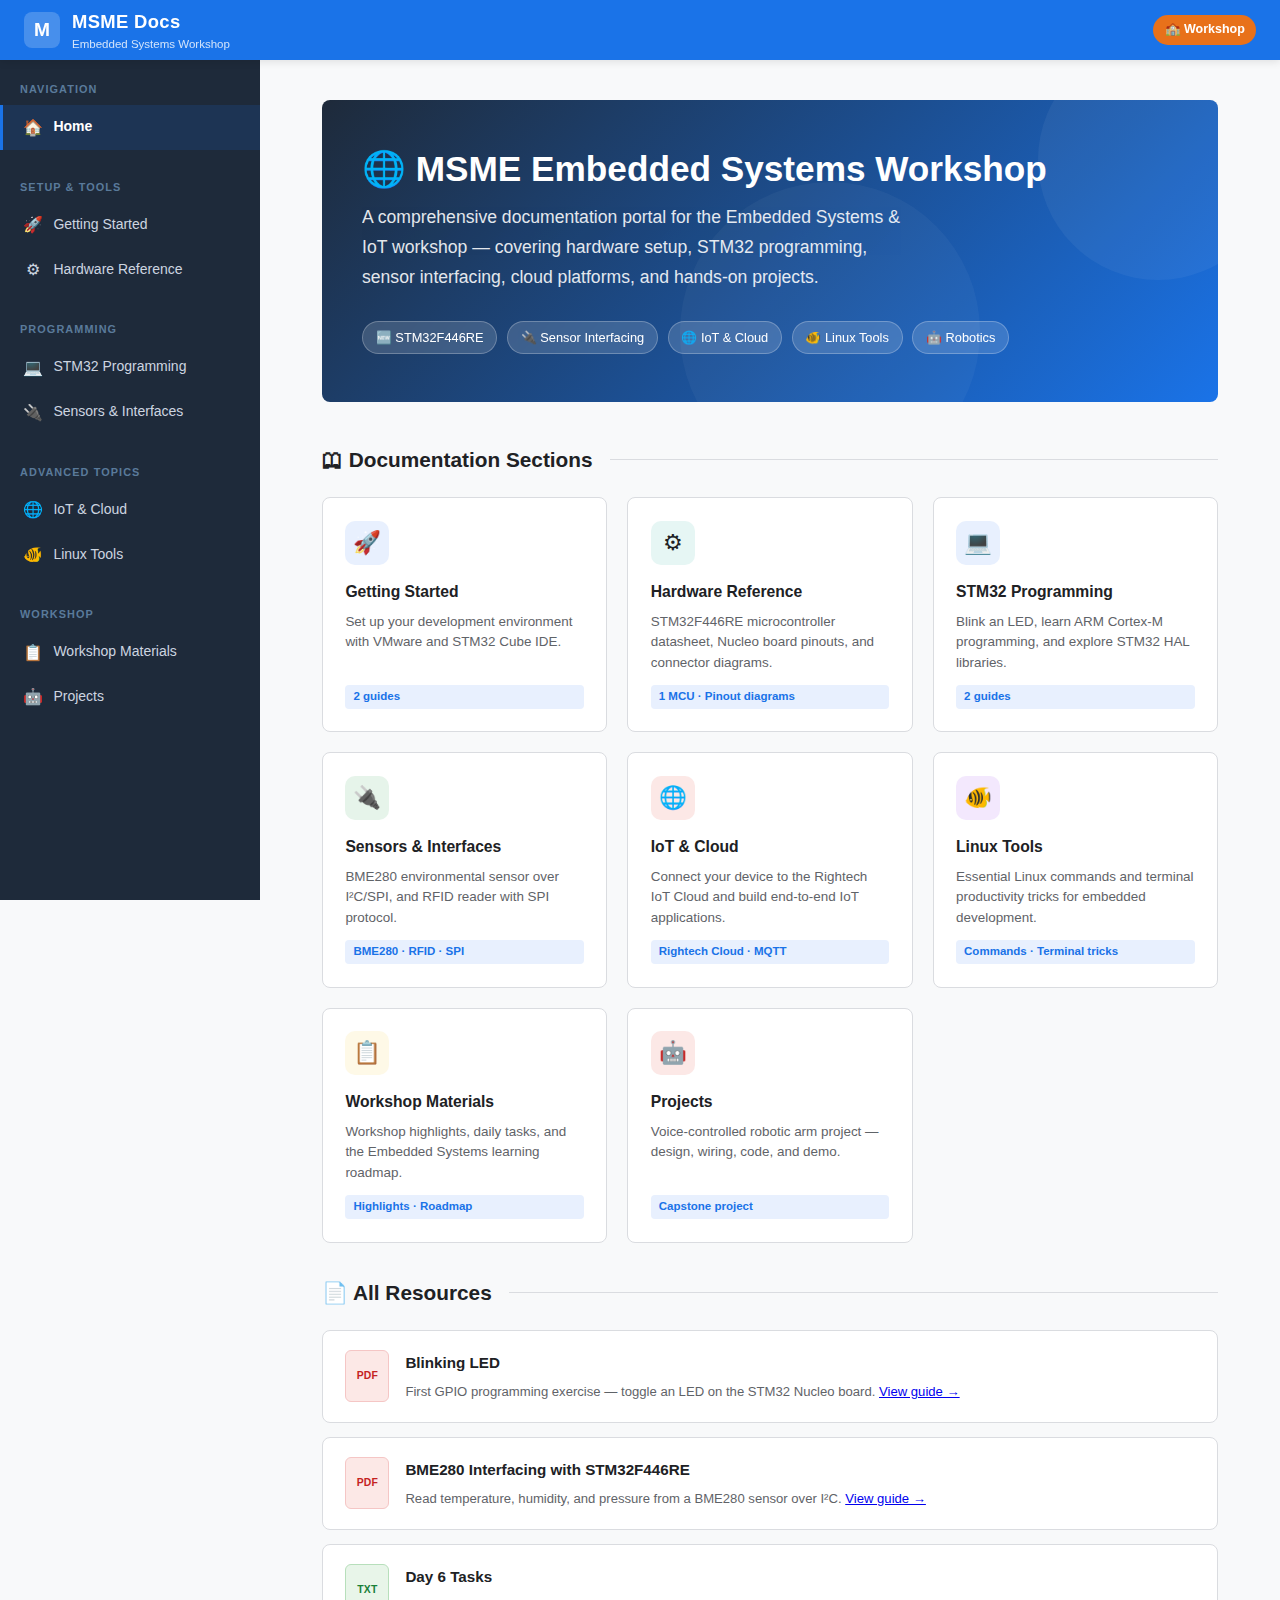
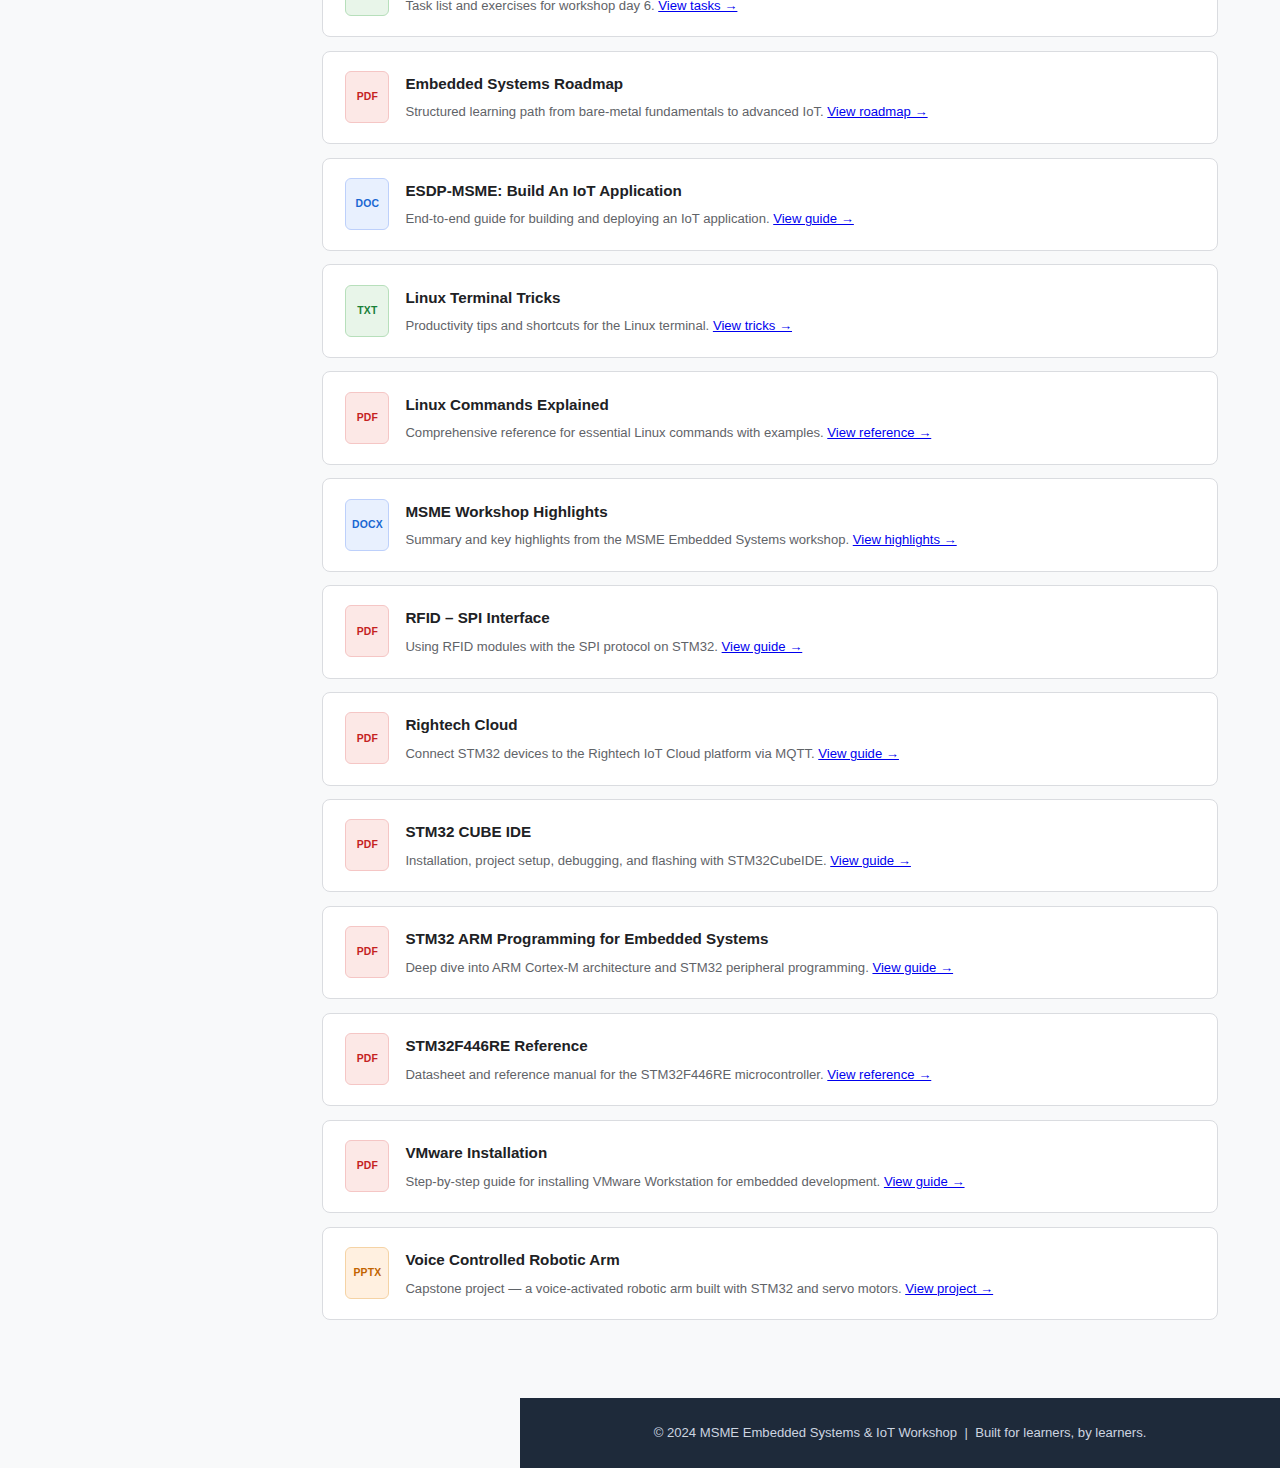
<file: index.html>
<!DOCTYPE html>
<html lang="en">
<head>
  <meta charset="UTF-8" />
  <meta name="viewport" content="width=device-width, initial-scale=1.0" />
  <title>MSME Embedded Systems Workshop — Documentation</title>
  <link rel="stylesheet" href="css/style.css" />
</head>
<body>

<!-- Top Bar -->
<header class="topbar">
  <button class="hamburger" id="hamburger" aria-label="Toggle menu">&#9776;</button>
  <a href="index.html" class="topbar-logo">
    <div class="logo-icon">M</div>
    <div>
      <span class="logo-text">MSME Docs</span>
      <span class="logo-sub">Embedded Systems Workshop</span>
    </div>
  </a>
  <div class="topbar-spacer"></div>
  <span class="topbar-badge">&#127979; Workshop</span>
</header>

<div class="overlay" id="overlay"></div>

<!-- Sidebar -->
<aside class="sidebar" id="sidebar">
  <nav>
    <div class="sidebar-section">
      <div class="sidebar-section-title">Navigation</div>
      <ul>
        <li><a href="index.html" class="active"><span class="nav-icon">&#127968;</span> Home</a></li>
      </ul>
    </div>
    <div class="sidebar-section">
      <div class="sidebar-section-title">Setup &amp; Tools</div>
      <ul>
        <li><a href="getting-started.html"><span class="nav-icon">&#128640;</span> Getting Started</a></li>
        <li><a href="hardware.html"><span class="nav-icon">&#9881;</span> Hardware Reference</a></li>
      </ul>
    </div>
    <div class="sidebar-section">
      <div class="sidebar-section-title">Programming</div>
      <ul>
        <li><a href="programming.html"><span class="nav-icon">&#128187;</span> STM32 Programming</a></li>
        <li><a href="sensors.html"><span class="nav-icon">&#128268;</span> Sensors &amp; Interfaces</a></li>
      </ul>
    </div>
    <div class="sidebar-section">
      <div class="sidebar-section-title">Advanced Topics</div>
      <ul>
        <li><a href="iot.html"><span class="nav-icon">&#127760;</span> IoT &amp; Cloud</a></li>
        <li><a href="linux.html"><span class="nav-icon">&#128032;</span> Linux Tools</a></li>
      </ul>
    </div>
    <div class="sidebar-section">
      <div class="sidebar-section-title">Workshop</div>
      <ul>
        <li><a href="workshop.html"><span class="nav-icon">&#128203;</span> Workshop Materials</a></li>
        <li><a href="projects.html"><span class="nav-icon">&#129302;</span> Projects</a></li>
      </ul>
    </div>
  </nav>
</aside>

<!-- Main Content -->
<div class="main-wrapper">
  <main class="main-content">

    <!-- Hero -->
    <div class="hero">
      <h1>&#127760; MSME Embedded Systems Workshop</h1>
      <p>A comprehensive documentation portal for the Embedded Systems &amp; IoT workshop — covering hardware setup, STM32 programming, sensor interfacing, cloud platforms, and hands-on projects.</p>
      <div class="hero-badges">
        <span class="hero-badge">&#127381; STM32F446RE</span>
        <span class="hero-badge">&#128268; Sensor Interfacing</span>
        <span class="hero-badge">&#127760; IoT &amp; Cloud</span>
        <span class="hero-badge">&#128032; Linux Tools</span>
        <span class="hero-badge">&#129302; Robotics</span>
      </div>
    </div>

    <!-- Overview Cards -->
    <h2 class="section-title">&#128366; Documentation Sections</h2>
    <div class="card-grid">

      <a href="getting-started.html" class="card">
        <div class="card-icon blue">&#128640;</div>
        <h3>Getting Started</h3>
        <p>Set up your development environment with VMware and STM32 Cube IDE.</p>
        <span class="card-tag">2 guides</span>
      </a>

      <a href="hardware.html" class="card">
        <div class="card-icon teal">&#9881;</div>
        <h3>Hardware Reference</h3>
        <p>STM32F446RE microcontroller datasheet, Nucleo board pinouts, and connector diagrams.</p>
        <span class="card-tag">1 MCU · Pinout diagrams</span>
      </a>

      <a href="programming.html" class="card">
        <div class="card-icon blue">&#128187;</div>
        <h3>STM32 Programming</h3>
        <p>Blink an LED, learn ARM Cortex-M programming, and explore STM32 HAL libraries.</p>
        <span class="card-tag">2 guides</span>
      </a>

      <a href="sensors.html" class="card">
        <div class="card-icon green">&#128268;</div>
        <h3>Sensors &amp; Interfaces</h3>
        <p>BME280 environmental sensor over I²C/SPI, and RFID reader with SPI protocol.</p>
        <span class="card-tag">BME280 · RFID · SPI</span>
      </a>

      <a href="iot.html" class="card">
        <div class="card-icon orange">&#127760;</div>
        <h3>IoT &amp; Cloud</h3>
        <p>Connect your device to the Rightech IoT Cloud and build end-to-end IoT applications.</p>
        <span class="card-tag">Rightech Cloud · MQTT</span>
      </a>

      <a href="linux.html" class="card">
        <div class="card-icon purple">&#128032;</div>
        <h3>Linux Tools</h3>
        <p>Essential Linux commands and terminal productivity tricks for embedded development.</p>
        <span class="card-tag">Commands · Terminal tricks</span>
      </a>

      <a href="workshop.html" class="card">
        <div class="card-icon yellow">&#128203;</div>
        <h3>Workshop Materials</h3>
        <p>Workshop highlights, daily tasks, and the Embedded Systems learning roadmap.</p>
        <span class="card-tag">Highlights · Roadmap</span>
      </a>

      <a href="projects.html" class="card">
        <div class="card-icon orange">&#129302;</div>
        <h3>Projects</h3>
        <p>Voice-controlled robotic arm project — design, wiring, code, and demo.</p>
        <span class="card-tag">Capstone project</span>
      </a>

    </div>

    <!-- All Resources -->
    <h2 class="section-title">&#128196; All Resources</h2>

    <div class="resource-card">
      <div class="resource-file-icon pdf">PDF</div>
      <div class="resource-info">
        <h4>Blinking LED</h4>
        <p>First GPIO programming exercise — toggle an LED on the STM32 Nucleo board. <a href="programming.html#blink">View guide →</a></p>
      </div>
    </div>

    <div class="resource-card">
      <div class="resource-file-icon pdf">PDF</div>
      <div class="resource-info">
        <h4>BME280 Interfacing with STM32F446RE</h4>
        <p>Read temperature, humidity, and pressure from a BME280 sensor over I²C. <a href="sensors.html#bme280">View guide →</a></p>
      </div>
    </div>

    <div class="resource-card">
      <div class="resource-file-icon txt">TXT</div>
      <div class="resource-info">
        <h4>Day 6 Tasks</h4>
        <p>Task list and exercises for workshop day 6. <a href="workshop.html#day6">View tasks →</a></p>
      </div>
    </div>

    <div class="resource-card">
      <div class="resource-file-icon pdf">PDF</div>
      <div class="resource-info">
        <h4>Embedded Systems Roadmap</h4>
        <p>Structured learning path from bare-metal fundamentals to advanced IoT. <a href="workshop.html#roadmap">View roadmap →</a></p>
      </div>
    </div>

    <div class="resource-card">
      <div class="resource-file-icon doc">DOC</div>
      <div class="resource-info">
        <h4>ESDP-MSME: Build An IoT Application</h4>
        <p>End-to-end guide for building and deploying an IoT application. <a href="iot.html#build-iot">View guide →</a></p>
      </div>
    </div>

    <div class="resource-card">
      <div class="resource-file-icon txt">TXT</div>
      <div class="resource-info">
        <h4>Linux Terminal Tricks</h4>
        <p>Productivity tips and shortcuts for the Linux terminal. <a href="linux.html#tricks">View tricks →</a></p>
      </div>
    </div>

    <div class="resource-card">
      <div class="resource-file-icon pdf">PDF</div>
      <div class="resource-info">
        <h4>Linux Commands Explained</h4>
        <p>Comprehensive reference for essential Linux commands with examples. <a href="linux.html#commands">View reference →</a></p>
      </div>
    </div>

    <div class="resource-card">
      <div class="resource-file-icon docx">DOCX</div>
      <div class="resource-info">
        <h4>MSME Workshop Highlights</h4>
        <p>Summary and key highlights from the MSME Embedded Systems workshop. <a href="workshop.html#highlights">View highlights →</a></p>
      </div>
    </div>

    <div class="resource-card">
      <div class="resource-file-icon pdf">PDF</div>
      <div class="resource-info">
        <h4>RFID – SPI Interface</h4>
        <p>Using RFID modules with the SPI protocol on STM32. <a href="sensors.html#rfid">View guide →</a></p>
      </div>
    </div>

    <div class="resource-card">
      <div class="resource-file-icon pdf">PDF</div>
      <div class="resource-info">
        <h4>Rightech Cloud</h4>
        <p>Connect STM32 devices to the Rightech IoT Cloud platform via MQTT. <a href="iot.html#rightech">View guide →</a></p>
      </div>
    </div>

    <div class="resource-card">
      <div class="resource-file-icon pdf">PDF</div>
      <div class="resource-info">
        <h4>STM32 CUBE IDE</h4>
        <p>Installation, project setup, debugging, and flashing with STM32CubeIDE. <a href="getting-started.html#cubeide">View guide →</a></p>
      </div>
    </div>

    <div class="resource-card">
      <div class="resource-file-icon pdf">PDF</div>
      <div class="resource-info">
        <h4>STM32 ARM Programming for Embedded Systems</h4>
        <p>Deep dive into ARM Cortex-M architecture and STM32 peripheral programming. <a href="programming.html#arm">View guide →</a></p>
      </div>
    </div>

    <div class="resource-card">
      <div class="resource-file-icon pdf">PDF</div>
      <div class="resource-info">
        <h4>STM32F446RE Reference</h4>
        <p>Datasheet and reference manual for the STM32F446RE microcontroller. <a href="hardware.html#stm32f446re">View reference →</a></p>
      </div>
    </div>

    <div class="resource-card">
      <div class="resource-file-icon pdf">PDF</div>
      <div class="resource-info">
        <h4>VMware Installation</h4>
        <p>Step-by-step guide for installing VMware Workstation for embedded development. <a href="getting-started.html#vmware">View guide →</a></p>
      </div>
    </div>

    <div class="resource-card">
      <div class="resource-file-icon pptx">PPTX</div>
      <div class="resource-info">
        <h4>Voice Controlled Robotic Arm</h4>
        <p>Capstone project — a voice-activated robotic arm built with STM32 and servo motors. <a href="projects.html">View project →</a></p>
      </div>
    </div>

  </main>

  <footer class="site-footer">
    <p>&#169; 2024 MSME Embedded Systems &amp; IoT Workshop &nbsp;|&nbsp; Built for learners, by learners.</p>
  </footer>
</div>

<script>
  const hamburger = document.getElementById('hamburger');
  const sidebar   = document.getElementById('sidebar');
  const overlay   = document.getElementById('overlay');
  hamburger.addEventListener('click', () => {
    sidebar.classList.toggle('open');
    overlay.classList.toggle('active');
  });
  overlay.addEventListener('click', () => {
    sidebar.classList.remove('open');
    overlay.classList.remove('active');
  });
</script>
</body>
</html>
</file>
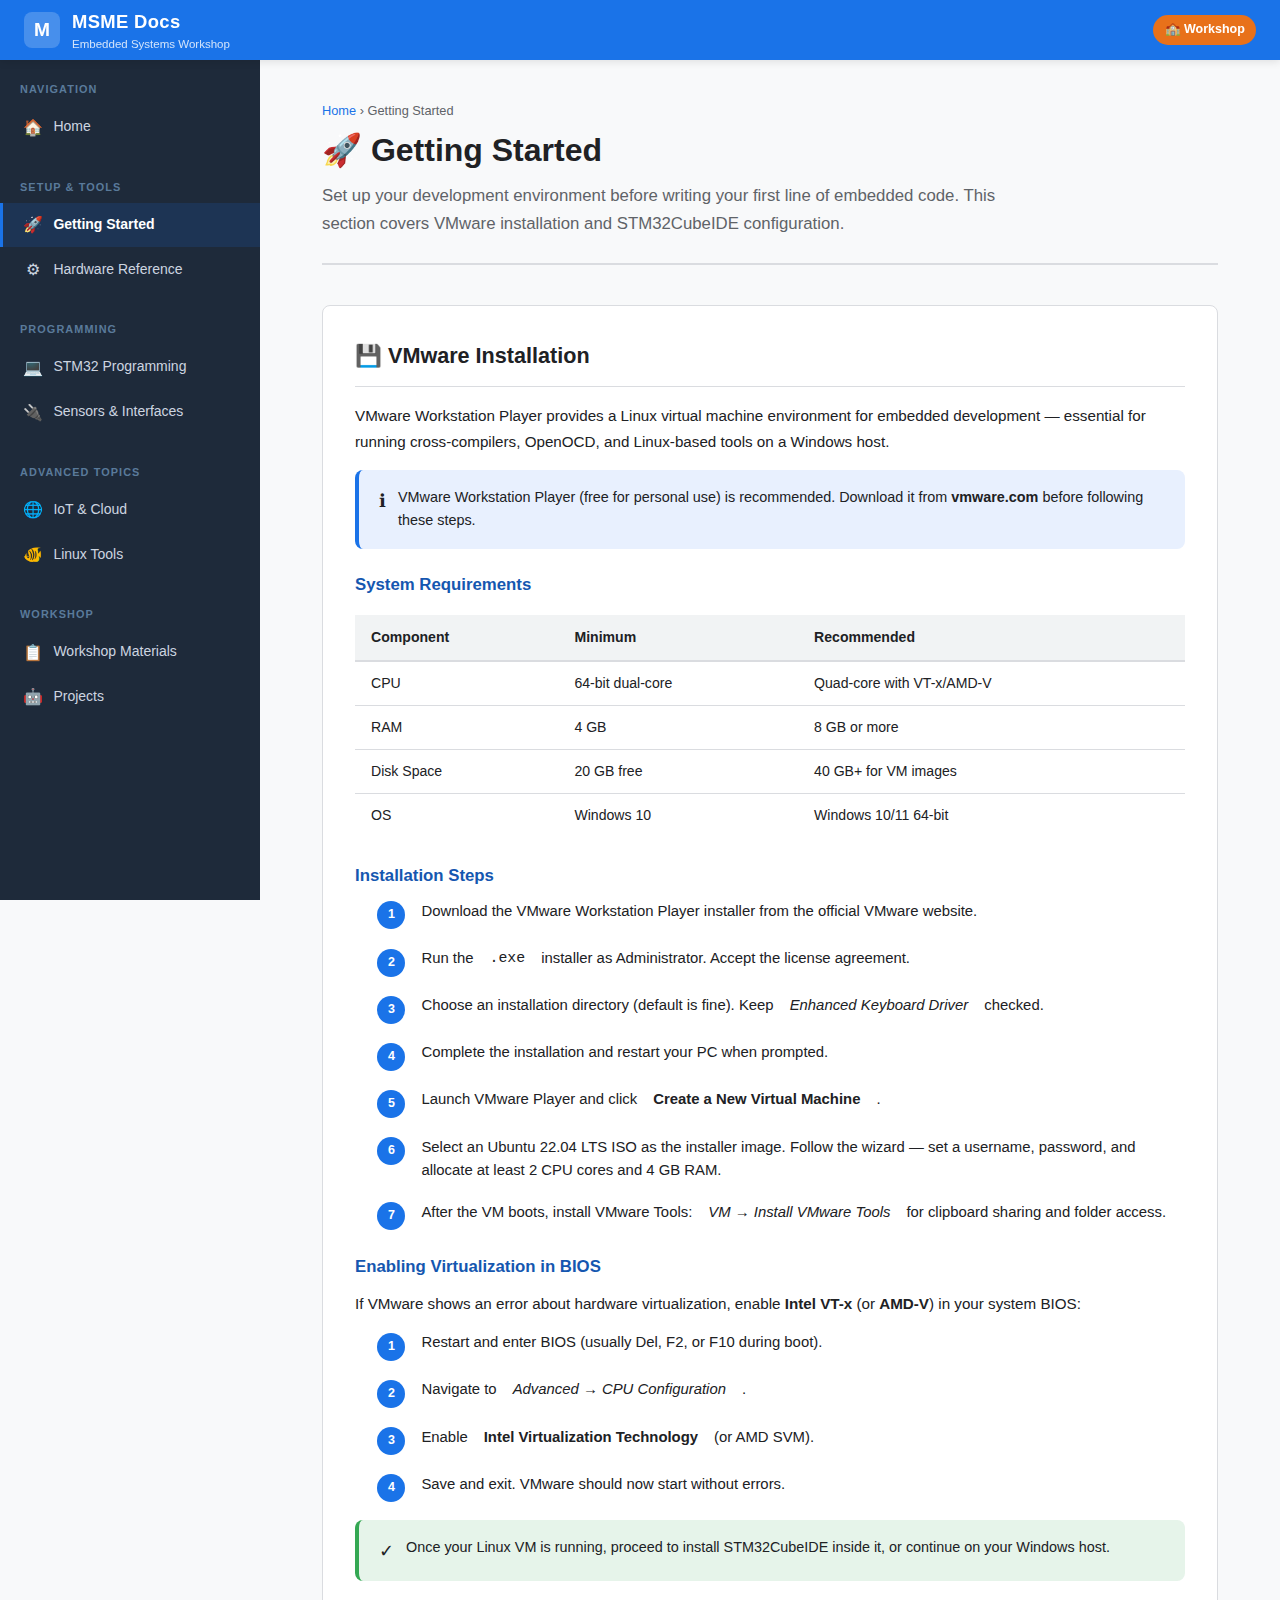
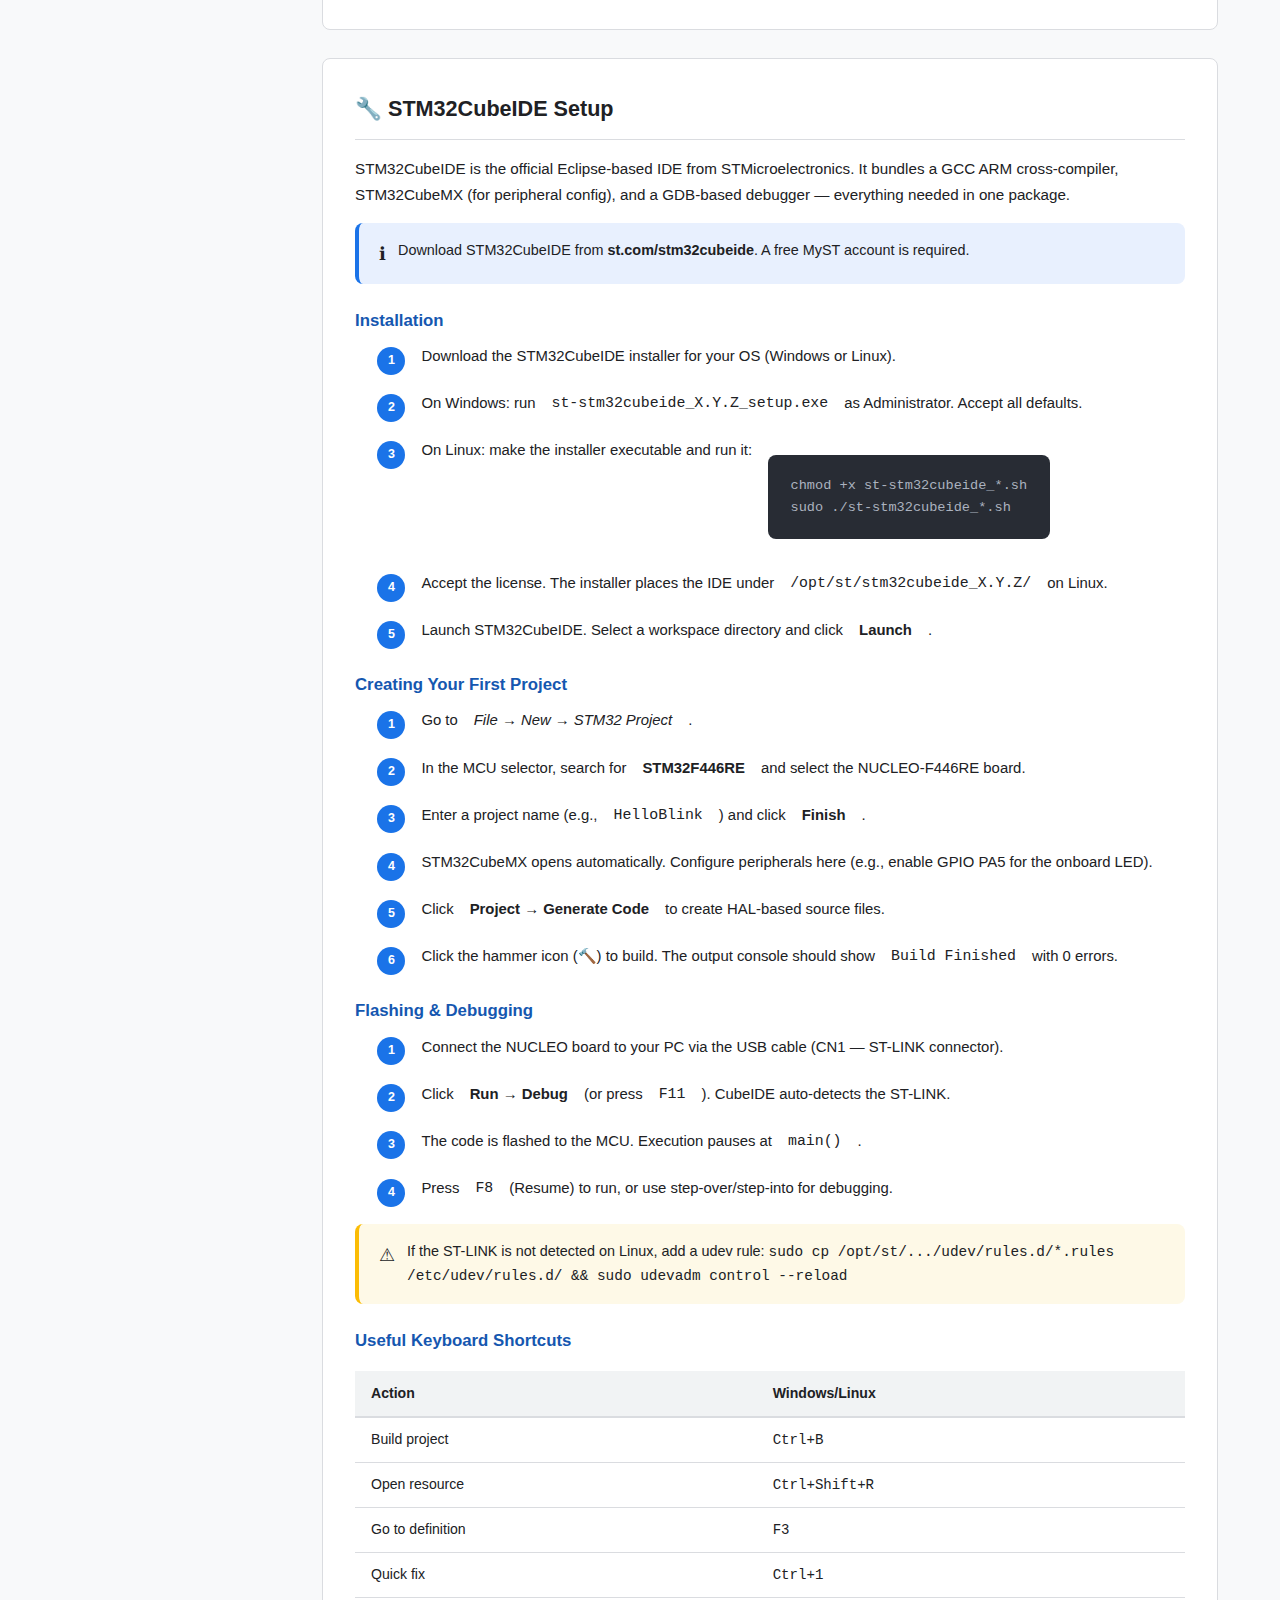
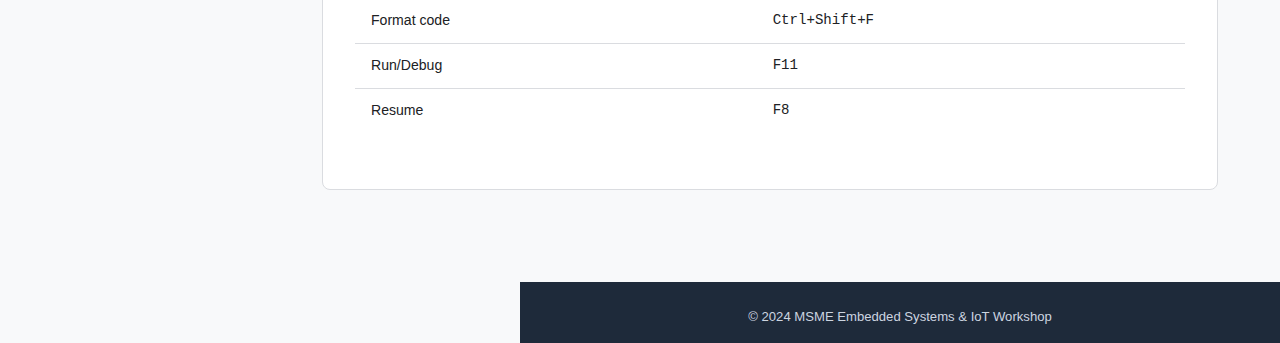
<file: getting-started.html>
<!DOCTYPE html>
<html lang="en">
<head>
  <meta charset="UTF-8" />
  <meta name="viewport" content="width=device-width, initial-scale=1.0" />
  <title>Getting Started — MSME Docs</title>
  <link rel="stylesheet" href="css/style.css" />
</head>
<body>

<header class="topbar">
  <button class="hamburger" id="hamburger" aria-label="Toggle menu">&#9776;</button>
  <a href="index.html" class="topbar-logo">
    <div class="logo-icon">M</div>
    <div>
      <span class="logo-text">MSME Docs</span>
      <span class="logo-sub">Embedded Systems Workshop</span>
    </div>
  </a>
  <div class="topbar-spacer"></div>
  <span class="topbar-badge">&#127979; Workshop</span>
</header>

<div class="overlay" id="overlay"></div>

<aside class="sidebar" id="sidebar">
  <nav>
    <div class="sidebar-section">
      <div class="sidebar-section-title">Navigation</div>
      <ul>
        <li><a href="index.html"><span class="nav-icon">&#127968;</span> Home</a></li>
      </ul>
    </div>
    <div class="sidebar-section">
      <div class="sidebar-section-title">Setup &amp; Tools</div>
      <ul>
        <li><a href="getting-started.html" class="active"><span class="nav-icon">&#128640;</span> Getting Started</a></li>
        <li><a href="hardware.html"><span class="nav-icon">&#9881;</span> Hardware Reference</a></li>
      </ul>
    </div>
    <div class="sidebar-section">
      <div class="sidebar-section-title">Programming</div>
      <ul>
        <li><a href="programming.html"><span class="nav-icon">&#128187;</span> STM32 Programming</a></li>
        <li><a href="sensors.html"><span class="nav-icon">&#128268;</span> Sensors &amp; Interfaces</a></li>
      </ul>
    </div>
    <div class="sidebar-section">
      <div class="sidebar-section-title">Advanced Topics</div>
      <ul>
        <li><a href="iot.html"><span class="nav-icon">&#127760;</span> IoT &amp; Cloud</a></li>
        <li><a href="linux.html"><span class="nav-icon">&#128032;</span> Linux Tools</a></li>
      </ul>
    </div>
    <div class="sidebar-section">
      <div class="sidebar-section-title">Workshop</div>
      <ul>
        <li><a href="workshop.html"><span class="nav-icon">&#128203;</span> Workshop Materials</a></li>
        <li><a href="projects.html"><span class="nav-icon">&#129302;</span> Projects</a></li>
      </ul>
    </div>
  </nav>
</aside>

<div class="main-wrapper">
  <main class="main-content">

    <div class="page-header">
      <div class="breadcrumb"><a href="index.html">Home</a> › Getting Started</div>
      <h1>&#128640; Getting Started</h1>
      <p>Set up your development environment before writing your first line of embedded code. This section covers VMware installation and STM32CubeIDE configuration.</p>
    </div>

    <!-- VMware -->
    <div class="content-section" id="vmware">
      <h2>&#128190; VMware Installation</h2>

      <p>VMware Workstation Player provides a Linux virtual machine environment for embedded development — essential for running cross-compilers, OpenOCD, and Linux-based tools on a Windows host.</p>

      <div class="callout info">
        <span class="callout-icon">&#8505;</span>
        <span>VMware Workstation Player (free for personal use) is recommended. Download it from <strong>vmware.com</strong> before following these steps.</span>
      </div>

      <h3>System Requirements</h3>
      <table class="doc-table">
        <thead><tr><th>Component</th><th>Minimum</th><th>Recommended</th></tr></thead>
        <tbody>
          <tr><td>CPU</td><td>64-bit dual-core</td><td>Quad-core with VT-x/AMD-V</td></tr>
          <tr><td>RAM</td><td>4 GB</td><td>8 GB or more</td></tr>
          <tr><td>Disk Space</td><td>20 GB free</td><td>40 GB+ for VM images</td></tr>
          <tr><td>OS</td><td>Windows 10</td><td>Windows 10/11 64-bit</td></tr>
        </tbody>
      </table>

      <h3>Installation Steps</h3>
      <ol class="step-list">
        <li>Download the VMware Workstation Player installer from the official VMware website.</li>
        <li>Run the <code>.exe</code> installer as Administrator. Accept the license agreement.</li>
        <li>Choose an installation directory (default is fine). Keep <em>Enhanced Keyboard Driver</em> checked.</li>
        <li>Complete the installation and restart your PC when prompted.</li>
        <li>Launch VMware Player and click <strong>Create a New Virtual Machine</strong>.</li>
        <li>Select an Ubuntu 22.04 LTS ISO as the installer image. Follow the wizard — set a username, password, and allocate at least 2 CPU cores and 4 GB RAM.</li>
        <li>After the VM boots, install VMware Tools: <em>VM → Install VMware Tools</em> for clipboard sharing and folder access.</li>
      </ol>

      <h3>Enabling Virtualization in BIOS</h3>
      <p>If VMware shows an error about hardware virtualization, enable <strong>Intel VT-x</strong> (or <strong>AMD-V</strong>) in your system BIOS:</p>
      <ol class="step-list">
        <li>Restart and enter BIOS (usually Del, F2, or F10 during boot).</li>
        <li>Navigate to <em>Advanced → CPU Configuration</em>.</li>
        <li>Enable <strong>Intel Virtualization Technology</strong> (or AMD SVM).</li>
        <li>Save and exit. VMware should now start without errors.</li>
      </ol>

      <div class="callout success">
        <span class="callout-icon">&#10003;</span>
        <span>Once your Linux VM is running, proceed to install STM32CubeIDE inside it, or continue on your Windows host.</span>
      </div>
    </div>

    <!-- STM32CubeIDE -->
    <div class="content-section" id="cubeide">
      <h2>&#128295; STM32CubeIDE Setup</h2>

      <p>STM32CubeIDE is the official Eclipse-based IDE from STMicroelectronics. It bundles a GCC ARM cross-compiler, STM32CubeMX (for peripheral config), and a GDB-based debugger — everything needed in one package.</p>

      <div class="callout info">
        <span class="callout-icon">&#8505;</span>
        <span>Download STM32CubeIDE from <strong>st.com/stm32cubeide</strong>. A free MyST account is required.</span>
      </div>

      <h3>Installation</h3>
      <ol class="step-list">
        <li>Download the STM32CubeIDE installer for your OS (Windows or Linux).</li>
        <li>On Windows: run <code>st-stm32cubeide_X.Y.Z_setup.exe</code> as Administrator. Accept all defaults.</li>
        <li>On Linux: make the installer executable and run it:<br>
          <div class="code-block"><pre>chmod +x st-stm32cubeide_*.sh
sudo ./st-stm32cubeide_*.sh</pre></div>
        </li>
        <li>Accept the license. The installer places the IDE under <code>/opt/st/stm32cubeide_X.Y.Z/</code> on Linux.</li>
        <li>Launch STM32CubeIDE. Select a workspace directory and click <strong>Launch</strong>.</li>
      </ol>

      <h3>Creating Your First Project</h3>
      <ol class="step-list">
        <li>Go to <em>File → New → STM32 Project</em>.</li>
        <li>In the MCU selector, search for <strong>STM32F446RE</strong> and select the NUCLEO-F446RE board.</li>
        <li>Enter a project name (e.g., <code>HelloBlink</code>) and click <strong>Finish</strong>.</li>
        <li>STM32CubeMX opens automatically. Configure peripherals here (e.g., enable GPIO PA5 for the onboard LED).</li>
        <li>Click <strong>Project → Generate Code</strong> to create HAL-based source files.</li>
        <li>Click the hammer icon (&#128296;) to build. The output console should show <code>Build Finished</code> with 0 errors.</li>
      </ol>

      <h3>Flashing &amp; Debugging</h3>
      <ol class="step-list">
        <li>Connect the NUCLEO board to your PC via the USB cable (CN1 — ST-LINK connector).</li>
        <li>Click <strong>Run → Debug</strong> (or press <kbd>F11</kbd>). CubeIDE auto-detects the ST-LINK.</li>
        <li>The code is flashed to the MCU. Execution pauses at <code>main()</code>.</li>
        <li>Press <kbd>F8</kbd> (Resume) to run, or use step-over/step-into for debugging.</li>
      </ol>

      <div class="callout warning">
        <span class="callout-icon">&#9888;</span>
        <span>If the ST-LINK is not detected on Linux, add a udev rule: <code>sudo cp /opt/st/.../udev/rules.d/*.rules /etc/udev/rules.d/ &amp;&amp; sudo udevadm control --reload</code></span>
      </div>

      <h3>Useful Keyboard Shortcuts</h3>
      <table class="doc-table">
        <thead><tr><th>Action</th><th>Windows/Linux</th></tr></thead>
        <tbody>
          <tr><td>Build project</td><td><kbd>Ctrl+B</kbd></td></tr>
          <tr><td>Open resource</td><td><kbd>Ctrl+Shift+R</kbd></td></tr>
          <tr><td>Go to definition</td><td><kbd>F3</kbd></td></tr>
          <tr><td>Quick fix</td><td><kbd>Ctrl+1</kbd></td></tr>
          <tr><td>Format code</td><td><kbd>Ctrl+Shift+F</kbd></td></tr>
          <tr><td>Run/Debug</td><td><kbd>F11</kbd></td></tr>
          <tr><td>Resume</td><td><kbd>F8</kbd></td></tr>
        </tbody>
      </table>
    </div>

  </main>
  <footer class="site-footer">
    <p>&#169; 2024 MSME Embedded Systems &amp; IoT Workshop</p>
  </footer>
</div>

<script>
  const hamburger = document.getElementById('hamburger');
  const sidebar   = document.getElementById('sidebar');
  const overlay   = document.getElementById('overlay');
  hamburger.addEventListener('click', () => { sidebar.classList.toggle('open'); overlay.classList.toggle('active'); });
  overlay.addEventListener('click',   () => { sidebar.classList.remove('open'); overlay.classList.remove('active'); });
</script>
</body>
</html>
</file>
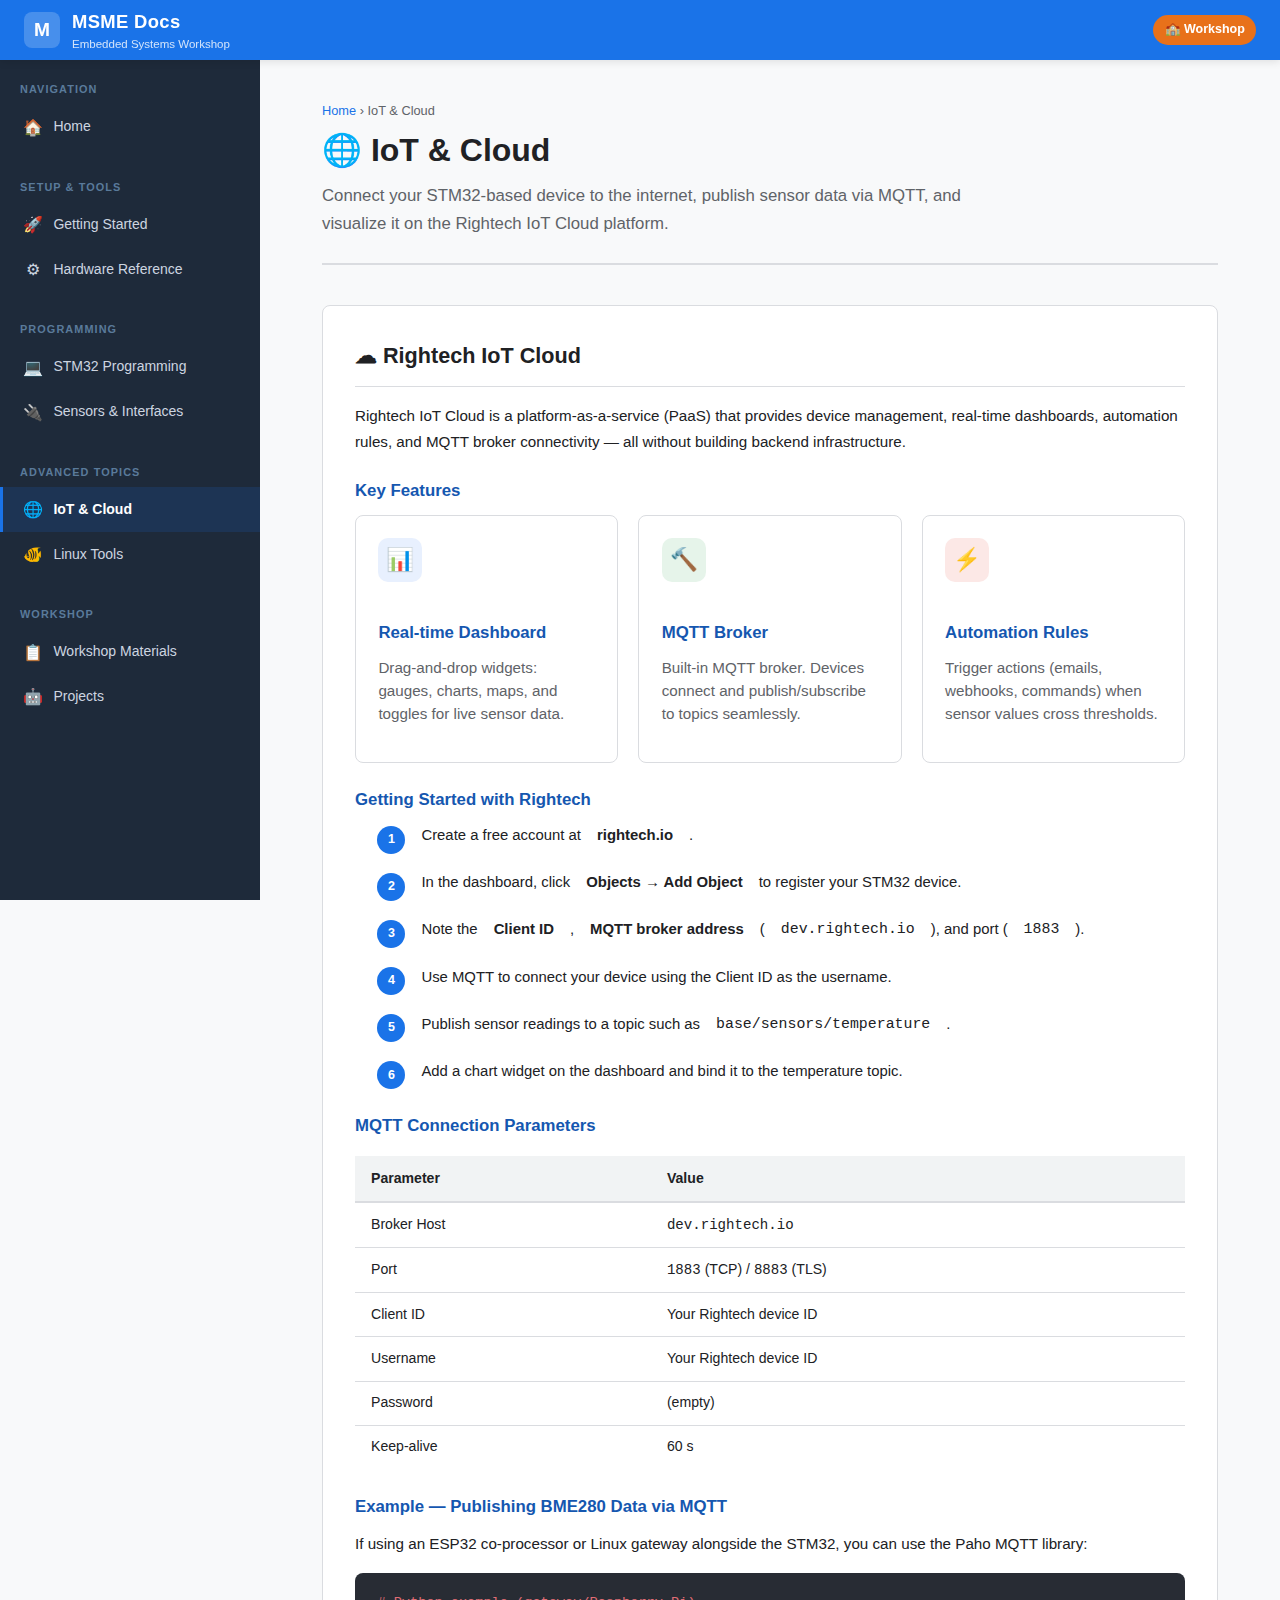
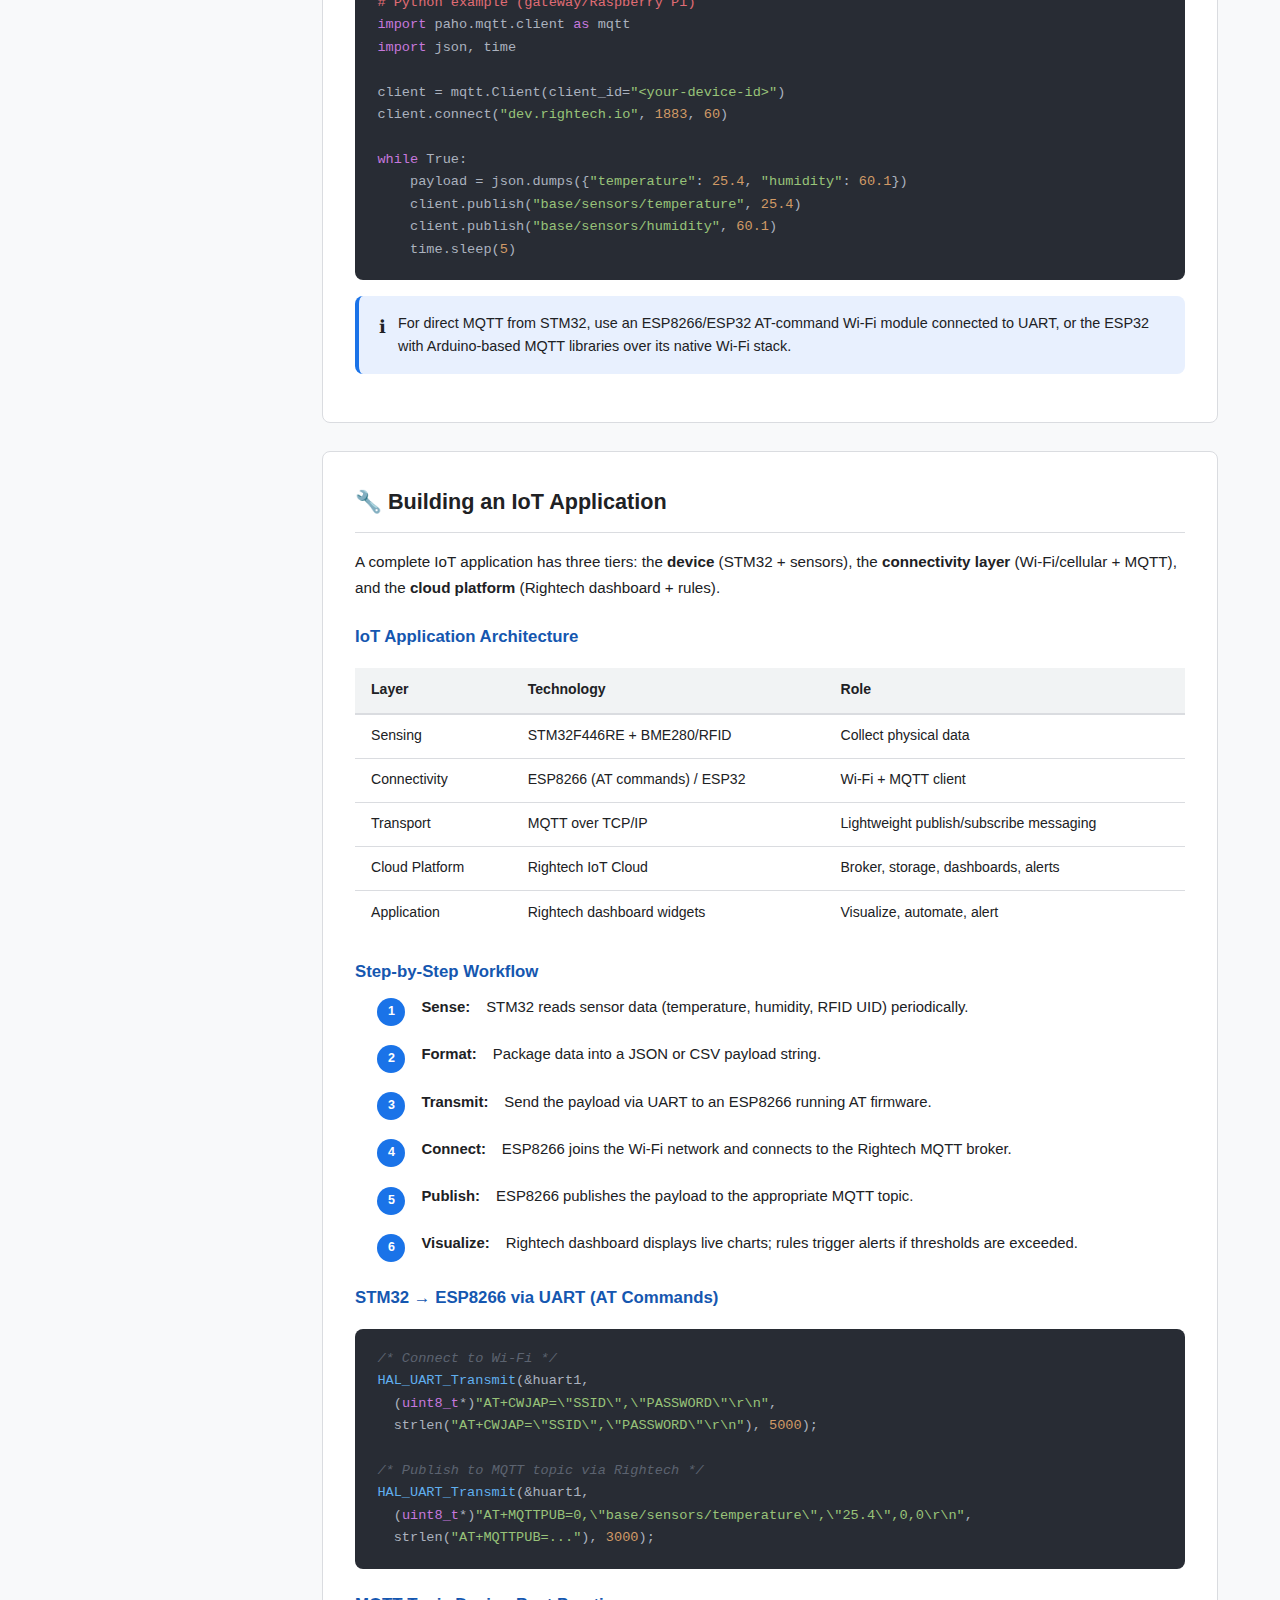
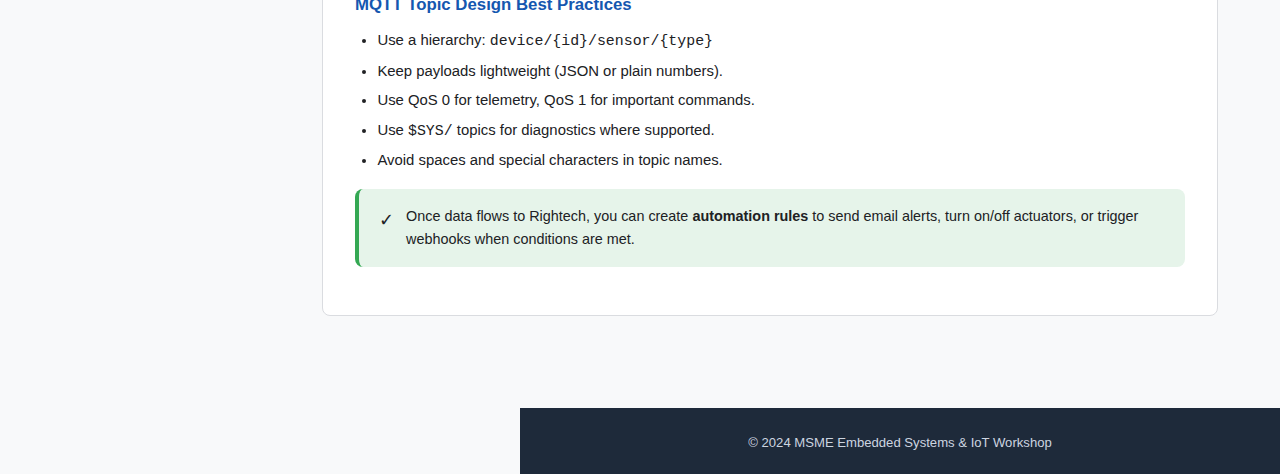
<file: iot.html>
<!DOCTYPE html>
<html lang="en">
<head>
  <meta charset="UTF-8" />
  <meta name="viewport" content="width=device-width, initial-scale=1.0" />
  <title>IoT &amp; Cloud — MSME Docs</title>
  <link rel="stylesheet" href="css/style.css" />
</head>
<body>

<header class="topbar">
  <button class="hamburger" id="hamburger" aria-label="Toggle menu">&#9776;</button>
  <a href="index.html" class="topbar-logo">
    <div class="logo-icon">M</div>
    <div>
      <span class="logo-text">MSME Docs</span>
      <span class="logo-sub">Embedded Systems Workshop</span>
    </div>
  </a>
  <div class="topbar-spacer"></div>
  <span class="topbar-badge">&#127979; Workshop</span>
</header>

<div class="overlay" id="overlay"></div>

<aside class="sidebar" id="sidebar">
  <nav>
    <div class="sidebar-section">
      <div class="sidebar-section-title">Navigation</div>
      <ul>
        <li><a href="index.html"><span class="nav-icon">&#127968;</span> Home</a></li>
      </ul>
    </div>
    <div class="sidebar-section">
      <div class="sidebar-section-title">Setup &amp; Tools</div>
      <ul>
        <li><a href="getting-started.html"><span class="nav-icon">&#128640;</span> Getting Started</a></li>
        <li><a href="hardware.html"><span class="nav-icon">&#9881;</span> Hardware Reference</a></li>
      </ul>
    </div>
    <div class="sidebar-section">
      <div class="sidebar-section-title">Programming</div>
      <ul>
        <li><a href="programming.html"><span class="nav-icon">&#128187;</span> STM32 Programming</a></li>
        <li><a href="sensors.html"><span class="nav-icon">&#128268;</span> Sensors &amp; Interfaces</a></li>
      </ul>
    </div>
    <div class="sidebar-section">
      <div class="sidebar-section-title">Advanced Topics</div>
      <ul>
        <li><a href="iot.html" class="active"><span class="nav-icon">&#127760;</span> IoT &amp; Cloud</a></li>
        <li><a href="linux.html"><span class="nav-icon">&#128032;</span> Linux Tools</a></li>
      </ul>
    </div>
    <div class="sidebar-section">
      <div class="sidebar-section-title">Workshop</div>
      <ul>
        <li><a href="workshop.html"><span class="nav-icon">&#128203;</span> Workshop Materials</a></li>
        <li><a href="projects.html"><span class="nav-icon">&#129302;</span> Projects</a></li>
      </ul>
    </div>
  </nav>
</aside>

<div class="main-wrapper">
  <main class="main-content">

    <div class="page-header">
      <div class="breadcrumb"><a href="index.html">Home</a> › IoT &amp; Cloud</div>
      <h1>&#127760; IoT &amp; Cloud</h1>
      <p>Connect your STM32-based device to the internet, publish sensor data via MQTT, and visualize it on the Rightech IoT Cloud platform.</p>
    </div>

    <!-- Rightech Cloud -->
    <div class="content-section" id="rightech">
      <h2>&#9729; Rightech IoT Cloud</h2>

      <p>Rightech IoT Cloud is a platform-as-a-service (PaaS) that provides device management, real-time dashboards, automation rules, and MQTT broker connectivity — all without building backend infrastructure.</p>

      <h3>Key Features</h3>
      <div class="card-grid" style="margin-bottom:0;">
        <div class="card">
          <div class="card-icon blue">&#128202;</div>
          <h3>Real-time Dashboard</h3>
          <p>Drag-and-drop widgets: gauges, charts, maps, and toggles for live sensor data.</p>
        </div>
        <div class="card">
          <div class="card-icon green">&#128296;</div>
          <h3>MQTT Broker</h3>
          <p>Built-in MQTT broker. Devices connect and publish/subscribe to topics seamlessly.</p>
        </div>
        <div class="card">
          <div class="card-icon orange">&#9889;</div>
          <h3>Automation Rules</h3>
          <p>Trigger actions (emails, webhooks, commands) when sensor values cross thresholds.</p>
        </div>
      </div>

      <h3>Getting Started with Rightech</h3>
      <ol class="step-list">
        <li>Create a free account at <strong>rightech.io</strong>.</li>
        <li>In the dashboard, click <strong>Objects → Add Object</strong> to register your STM32 device.</li>
        <li>Note the <strong>Client ID</strong>, <strong>MQTT broker address</strong> (<code>dev.rightech.io</code>), and port (<code>1883</code>).</li>
        <li>Use MQTT to connect your device using the Client ID as the username.</li>
        <li>Publish sensor readings to a topic such as <code>base/sensors/temperature</code>.</li>
        <li>Add a chart widget on the dashboard and bind it to the temperature topic.</li>
      </ol>

      <h3>MQTT Connection Parameters</h3>
      <table class="doc-table">
        <thead><tr><th>Parameter</th><th>Value</th></tr></thead>
        <tbody>
          <tr><td>Broker Host</td><td><code>dev.rightech.io</code></td></tr>
          <tr><td>Port</td><td><code>1883</code> (TCP) / <code>8883</code> (TLS)</td></tr>
          <tr><td>Client ID</td><td>Your Rightech device ID</td></tr>
          <tr><td>Username</td><td>Your Rightech device ID</td></tr>
          <tr><td>Password</td><td>(empty)</td></tr>
          <tr><td>Keep-alive</td><td>60 s</td></tr>
        </tbody>
      </table>

      <h3>Example — Publishing BME280 Data via MQTT</h3>
      <p>If using an ESP32 co-processor or Linux gateway alongside the STM32, you can use the Paho MQTT library:</p>
      <div class="code-block"><pre><span class="pp"># Python example (gateway/Raspberry Pi)</span>
<span class="kw">import</span> paho.mqtt.client <span class="kw">as</span> mqtt
<span class="kw">import</span> json, time

client = mqtt.Client(client_id=<span class="str">"&lt;your-device-id&gt;"</span>)
client.connect(<span class="str">"dev.rightech.io"</span>, <span class="num">1883</span>, <span class="num">60</span>)

<span class="kw">while</span> True:
    payload = json.dumps({<span class="str">"temperature"</span>: <span class="num">25.4</span>, <span class="str">"humidity"</span>: <span class="num">60.1</span>})
    client.publish(<span class="str">"base/sensors/temperature"</span>, <span class="num">25.4</span>)
    client.publish(<span class="str">"base/sensors/humidity"</span>, <span class="num">60.1</span>)
    time.sleep(<span class="num">5</span>)</pre></div>

      <div class="callout info">
        <span class="callout-icon">&#8505;</span>
        <span>For direct MQTT from STM32, use an ESP8266/ESP32 AT-command Wi-Fi module connected to UART, or the ESP32 with Arduino-based MQTT libraries over its native Wi-Fi stack.</span>
      </div>
    </div>

    <!-- Build IoT App -->
    <div class="content-section" id="build-iot">
      <h2>&#128295; Building an IoT Application</h2>

      <p>A complete IoT application has three tiers: the <strong>device</strong> (STM32 + sensors), the <strong>connectivity layer</strong> (Wi-Fi/cellular + MQTT), and the <strong>cloud platform</strong> (Rightech dashboard + rules).</p>

      <h3>IoT Application Architecture</h3>
      <table class="doc-table">
        <thead><tr><th>Layer</th><th>Technology</th><th>Role</th></tr></thead>
        <tbody>
          <tr><td>Sensing</td><td>STM32F446RE + BME280/RFID</td><td>Collect physical data</td></tr>
          <tr><td>Connectivity</td><td>ESP8266 (AT commands) / ESP32</td><td>Wi-Fi + MQTT client</td></tr>
          <tr><td>Transport</td><td>MQTT over TCP/IP</td><td>Lightweight publish/subscribe messaging</td></tr>
          <tr><td>Cloud Platform</td><td>Rightech IoT Cloud</td><td>Broker, storage, dashboards, alerts</td></tr>
          <tr><td>Application</td><td>Rightech dashboard widgets</td><td>Visualize, automate, alert</td></tr>
        </tbody>
      </table>

      <h3>Step-by-Step Workflow</h3>
      <ol class="step-list">
        <li><strong>Sense:</strong> STM32 reads sensor data (temperature, humidity, RFID UID) periodically.</li>
        <li><strong>Format:</strong> Package data into a JSON or CSV payload string.</li>
        <li><strong>Transmit:</strong> Send the payload via UART to an ESP8266 running AT firmware.</li>
        <li><strong>Connect:</strong> ESP8266 joins the Wi-Fi network and connects to the Rightech MQTT broker.</li>
        <li><strong>Publish:</strong> ESP8266 publishes the payload to the appropriate MQTT topic.</li>
        <li><strong>Visualize:</strong> Rightech dashboard displays live charts; rules trigger alerts if thresholds are exceeded.</li>
      </ol>

      <h3>STM32 → ESP8266 via UART (AT Commands)</h3>
      <div class="code-block"><pre><span class="cm">/* Connect to Wi-Fi */</span>
<span class="fn">HAL_UART_Transmit</span>(&amp;huart1,
  (<span class="kw">uint8_t</span>*)<span class="str">"AT+CWJAP=\"SSID\",\"PASSWORD\"\r\n"</span>,
  strlen(<span class="str">"AT+CWJAP=\"SSID\",\"PASSWORD\"\r\n"</span>), <span class="num">5000</span>);

<span class="cm">/* Publish to MQTT topic via Rightech */</span>
<span class="fn">HAL_UART_Transmit</span>(&amp;huart1,
  (<span class="kw">uint8_t</span>*)<span class="str">"AT+MQTTPUB=0,\"base/sensors/temperature\",\"25.4\",0,0\r\n"</span>,
  strlen(<span class="str">"AT+MQTTPUB=..."</span>), <span class="num">3000</span>);</pre></div>

      <h3>MQTT Topic Design Best Practices</h3>
      <ul>
        <li>Use a hierarchy: <code>device/{id}/sensor/{type}</code></li>
        <li>Keep payloads lightweight (JSON or plain numbers).</li>
        <li>Use QoS 0 for telemetry, QoS 1 for important commands.</li>
        <li>Use <code>$SYS/</code> topics for diagnostics where supported.</li>
        <li>Avoid spaces and special characters in topic names.</li>
      </ul>

      <div class="callout success">
        <span class="callout-icon">&#10003;</span>
        <span>Once data flows to Rightech, you can create <strong>automation rules</strong> to send email alerts, turn on/off actuators, or trigger webhooks when conditions are met.</span>
      </div>
    </div>

  </main>
  <footer class="site-footer">
    <p>&#169; 2024 MSME Embedded Systems &amp; IoT Workshop</p>
  </footer>
</div>

<script>
  const hamburger = document.getElementById('hamburger');
  const sidebar   = document.getElementById('sidebar');
  const overlay   = document.getElementById('overlay');
  hamburger.addEventListener('click', () => { sidebar.classList.toggle('open'); overlay.classList.toggle('active'); });
  overlay.addEventListener('click',   () => { sidebar.classList.remove('open'); overlay.classList.remove('active'); });
</script>
</body>
</html>
</file>
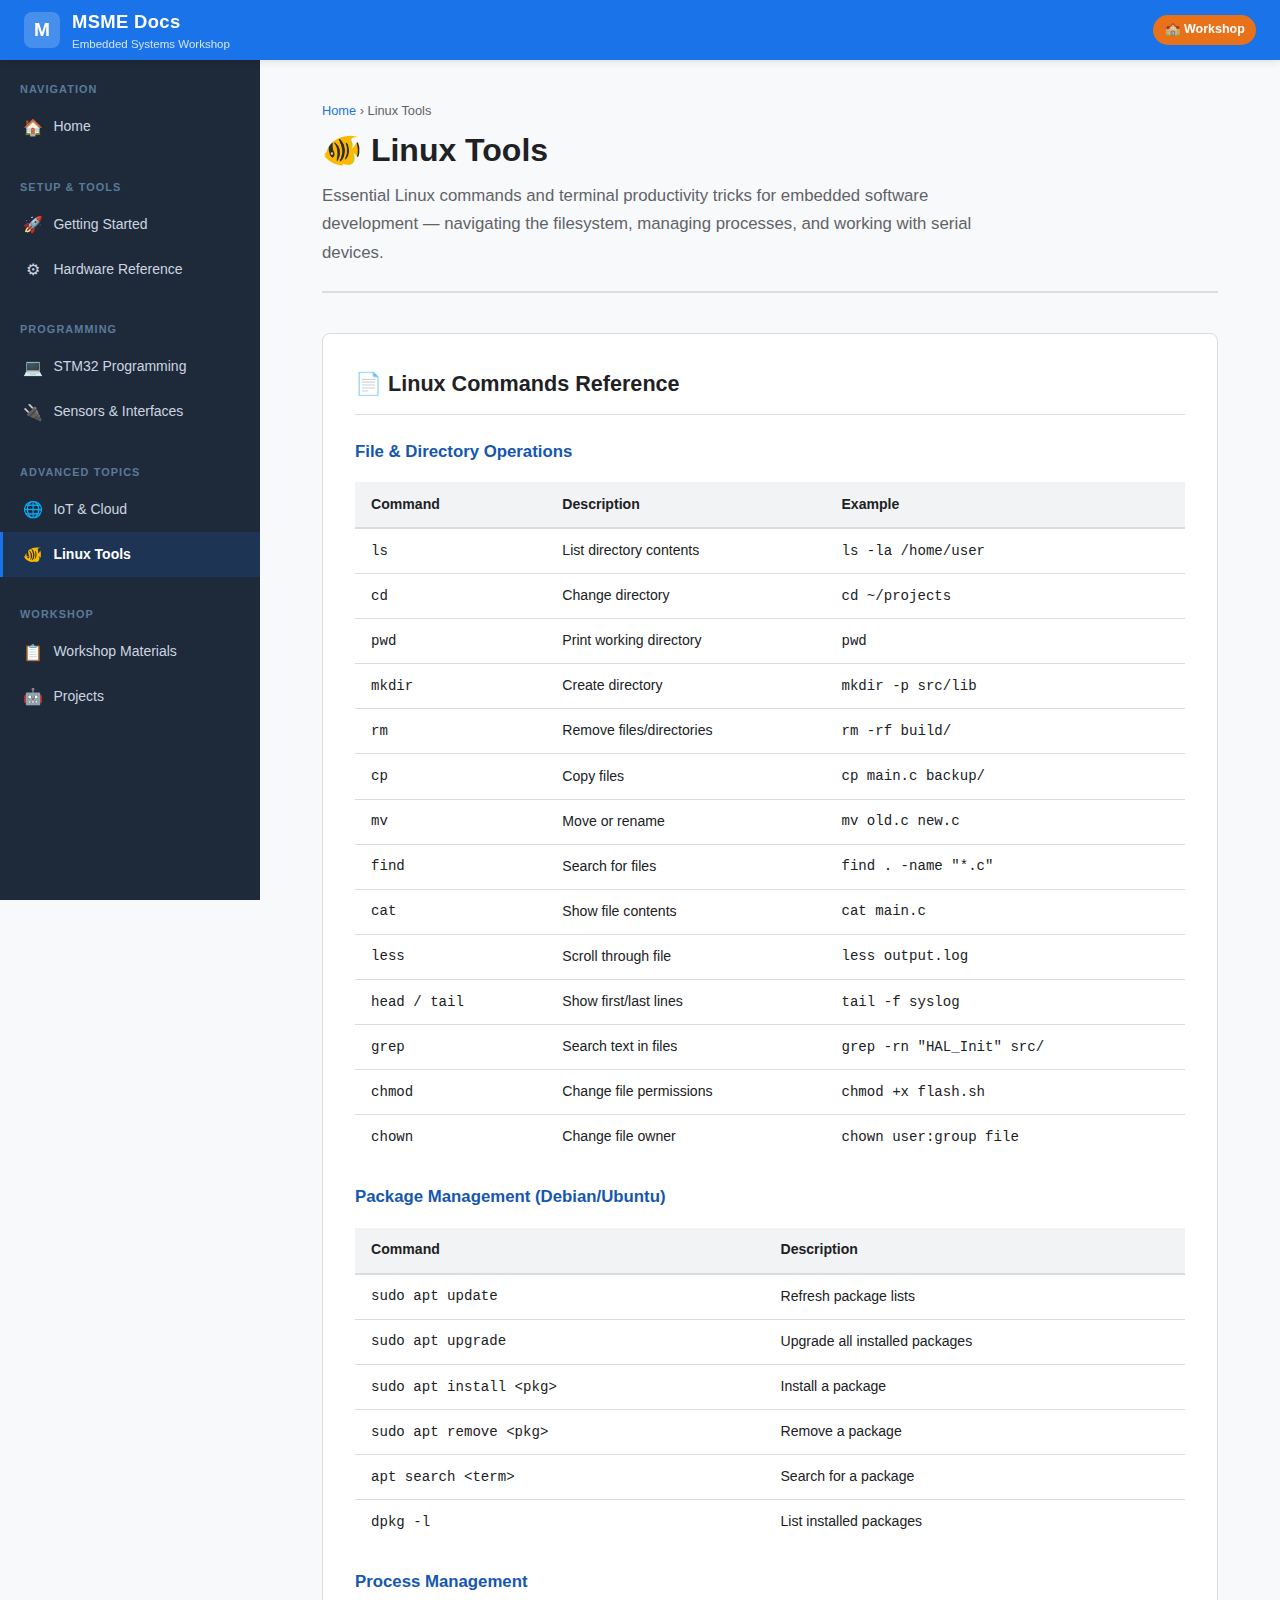
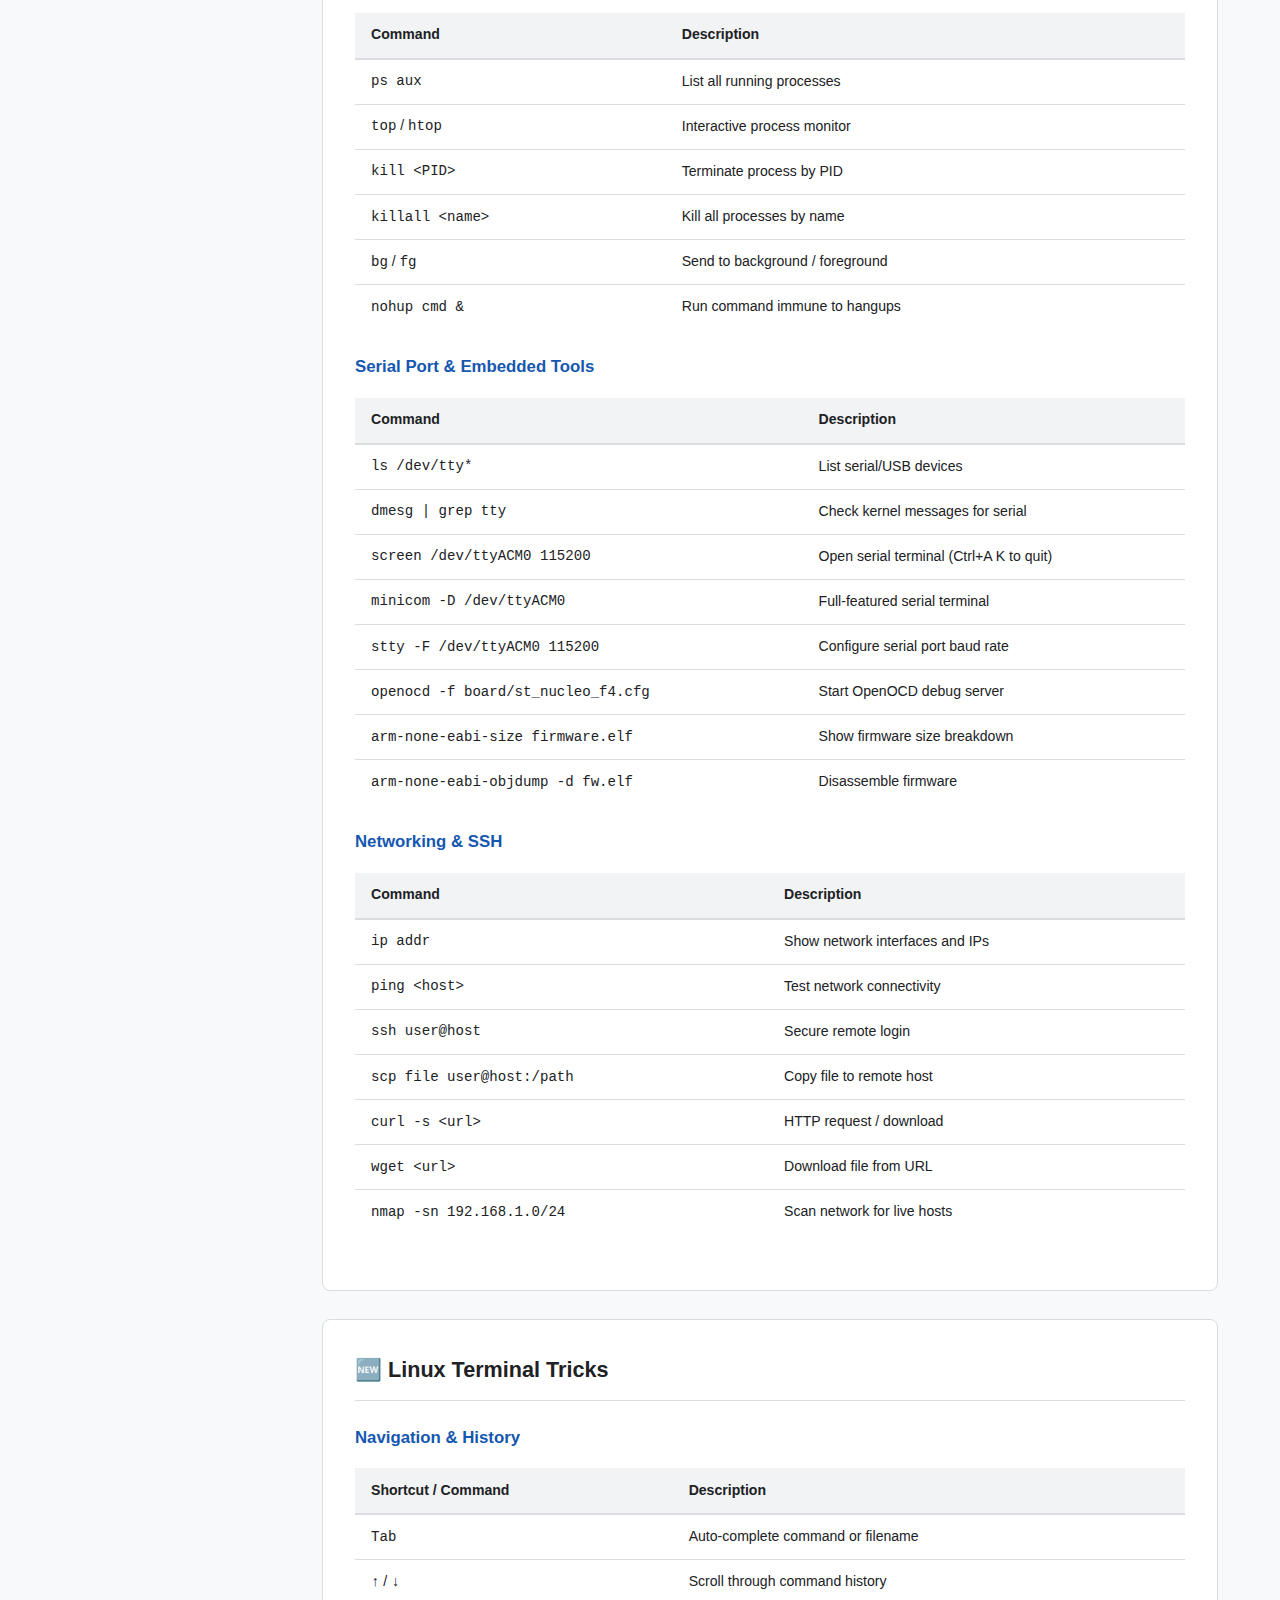
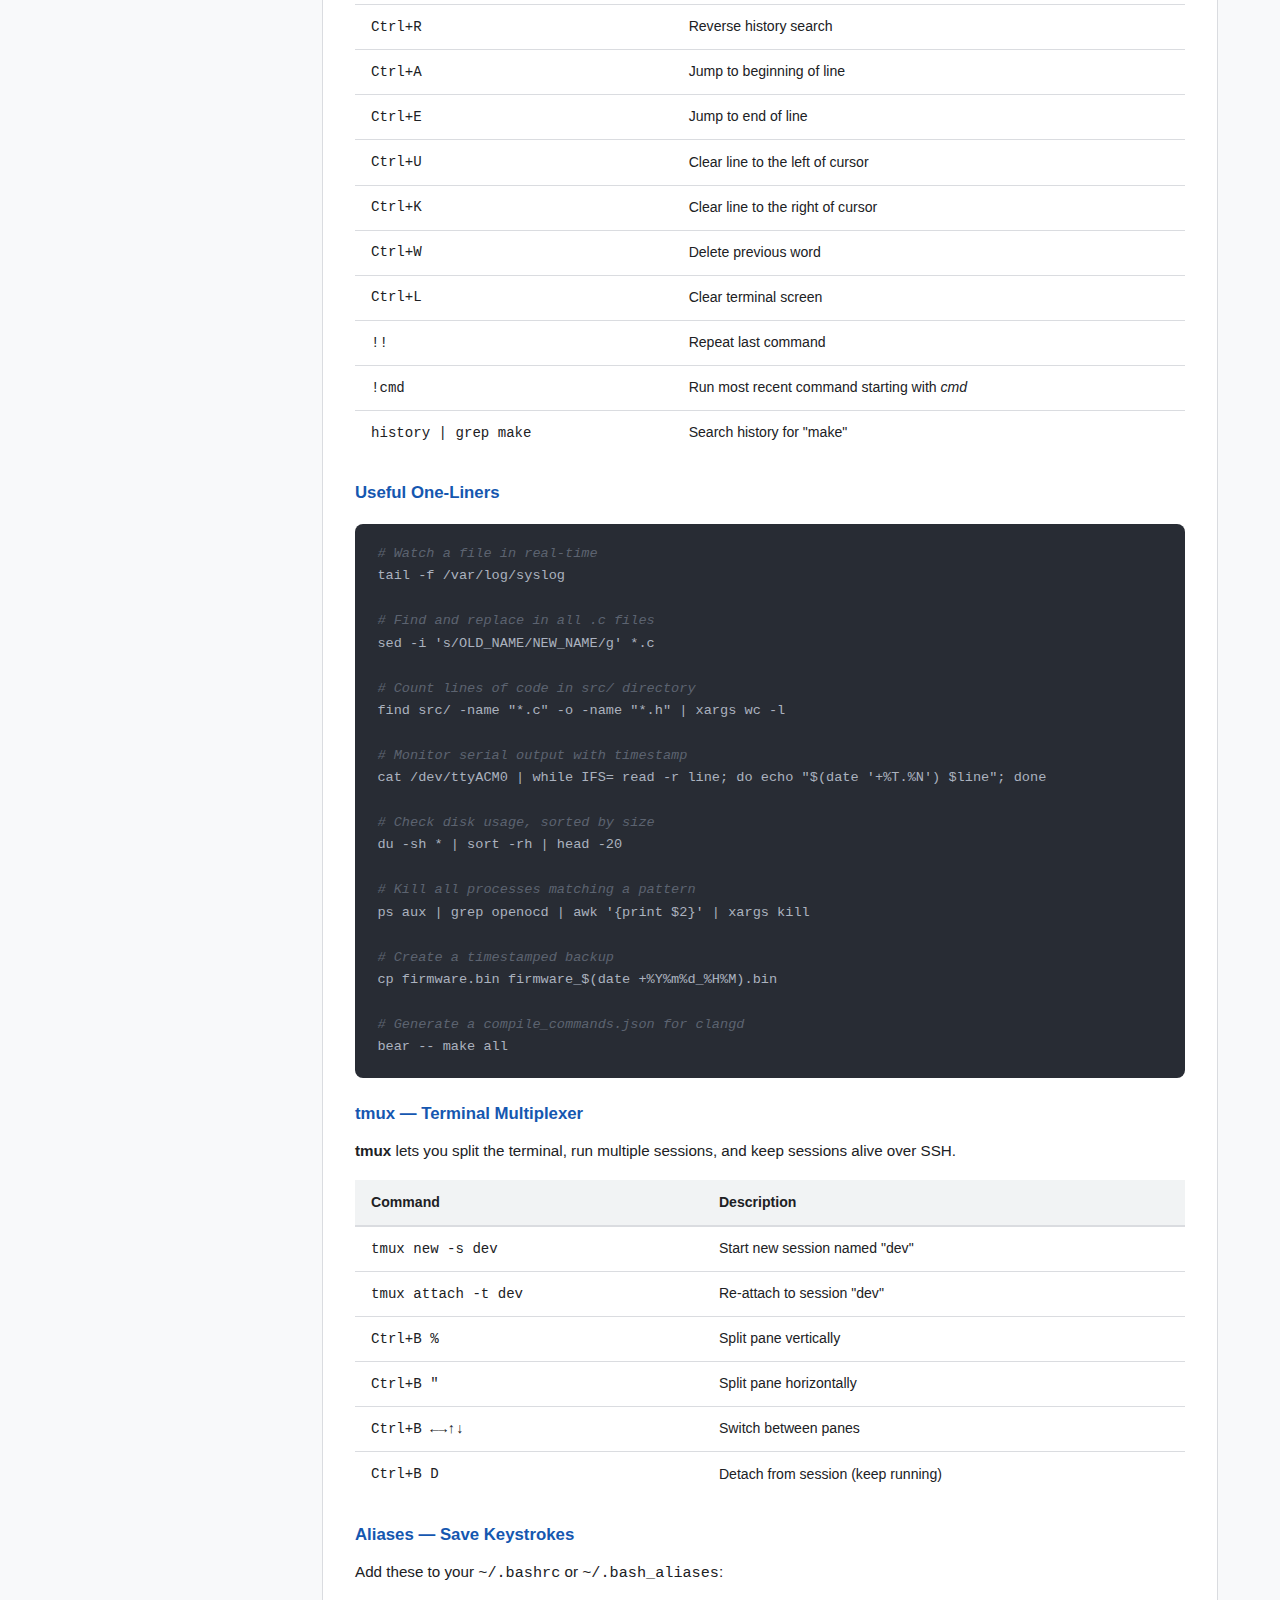
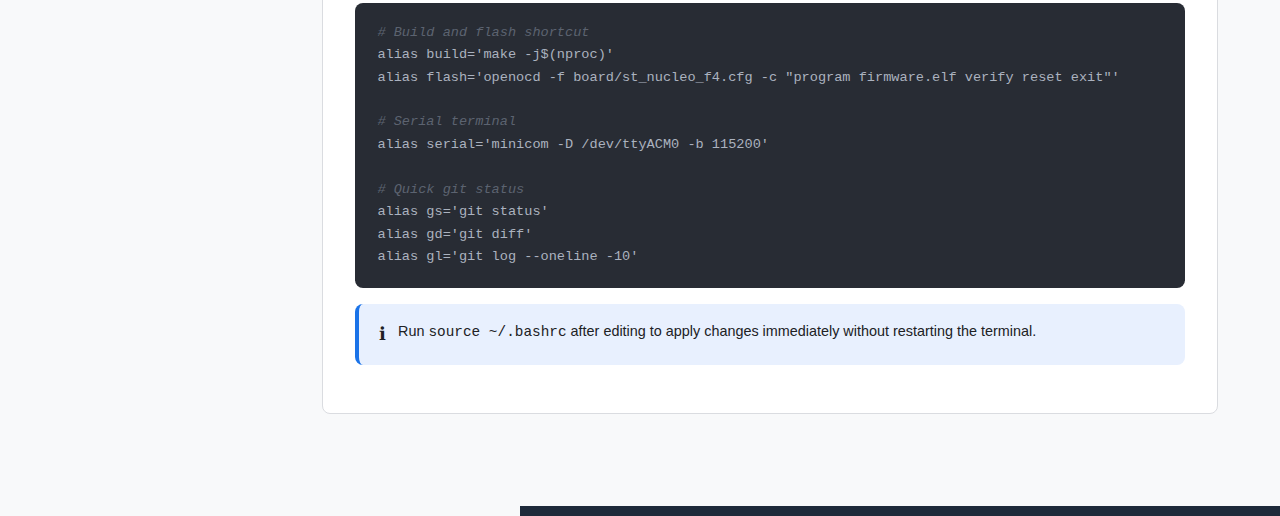
<file: linux.html>
<!DOCTYPE html>
<html lang="en">
<head>
  <meta charset="UTF-8" />
  <meta name="viewport" content="width=device-width, initial-scale=1.0" />
  <title>Linux Tools — MSME Docs</title>
  <link rel="stylesheet" href="css/style.css" />
</head>
<body>

<header class="topbar">
  <button class="hamburger" id="hamburger" aria-label="Toggle menu">&#9776;</button>
  <a href="index.html" class="topbar-logo">
    <div class="logo-icon">M</div>
    <div>
      <span class="logo-text">MSME Docs</span>
      <span class="logo-sub">Embedded Systems Workshop</span>
    </div>
  </a>
  <div class="topbar-spacer"></div>
  <span class="topbar-badge">&#127979; Workshop</span>
</header>

<div class="overlay" id="overlay"></div>

<aside class="sidebar" id="sidebar">
  <nav>
    <div class="sidebar-section">
      <div class="sidebar-section-title">Navigation</div>
      <ul>
        <li><a href="index.html"><span class="nav-icon">&#127968;</span> Home</a></li>
      </ul>
    </div>
    <div class="sidebar-section">
      <div class="sidebar-section-title">Setup &amp; Tools</div>
      <ul>
        <li><a href="getting-started.html"><span class="nav-icon">&#128640;</span> Getting Started</a></li>
        <li><a href="hardware.html"><span class="nav-icon">&#9881;</span> Hardware Reference</a></li>
      </ul>
    </div>
    <div class="sidebar-section">
      <div class="sidebar-section-title">Programming</div>
      <ul>
        <li><a href="programming.html"><span class="nav-icon">&#128187;</span> STM32 Programming</a></li>
        <li><a href="sensors.html"><span class="nav-icon">&#128268;</span> Sensors &amp; Interfaces</a></li>
      </ul>
    </div>
    <div class="sidebar-section">
      <div class="sidebar-section-title">Advanced Topics</div>
      <ul>
        <li><a href="iot.html"><span class="nav-icon">&#127760;</span> IoT &amp; Cloud</a></li>
        <li><a href="linux.html" class="active"><span class="nav-icon">&#128032;</span> Linux Tools</a></li>
      </ul>
    </div>
    <div class="sidebar-section">
      <div class="sidebar-section-title">Workshop</div>
      <ul>
        <li><a href="workshop.html"><span class="nav-icon">&#128203;</span> Workshop Materials</a></li>
        <li><a href="projects.html"><span class="nav-icon">&#129302;</span> Projects</a></li>
      </ul>
    </div>
  </nav>
</aside>

<div class="main-wrapper">
  <main class="main-content">

    <div class="page-header">
      <div class="breadcrumb"><a href="index.html">Home</a> › Linux Tools</div>
      <h1>&#128032; Linux Tools</h1>
      <p>Essential Linux commands and terminal productivity tricks for embedded software development — navigating the filesystem, managing processes, and working with serial devices.</p>
    </div>

    <!-- Linux Commands -->
    <div class="content-section" id="commands">
      <h2>&#128196; Linux Commands Reference</h2>

      <h3>File &amp; Directory Operations</h3>
      <table class="doc-table">
        <thead><tr><th>Command</th><th>Description</th><th>Example</th></tr></thead>
        <tbody>
          <tr><td><code>ls</code></td><td>List directory contents</td><td><code>ls -la /home/user</code></td></tr>
          <tr><td><code>cd</code></td><td>Change directory</td><td><code>cd ~/projects</code></td></tr>
          <tr><td><code>pwd</code></td><td>Print working directory</td><td><code>pwd</code></td></tr>
          <tr><td><code>mkdir</code></td><td>Create directory</td><td><code>mkdir -p src/lib</code></td></tr>
          <tr><td><code>rm</code></td><td>Remove files/directories</td><td><code>rm -rf build/</code></td></tr>
          <tr><td><code>cp</code></td><td>Copy files</td><td><code>cp main.c backup/</code></td></tr>
          <tr><td><code>mv</code></td><td>Move or rename</td><td><code>mv old.c new.c</code></td></tr>
          <tr><td><code>find</code></td><td>Search for files</td><td><code>find . -name "*.c"</code></td></tr>
          <tr><td><code>cat</code></td><td>Show file contents</td><td><code>cat main.c</code></td></tr>
          <tr><td><code>less</code></td><td>Scroll through file</td><td><code>less output.log</code></td></tr>
          <tr><td><code>head / tail</code></td><td>Show first/last lines</td><td><code>tail -f syslog</code></td></tr>
          <tr><td><code>grep</code></td><td>Search text in files</td><td><code>grep -rn "HAL_Init" src/</code></td></tr>
          <tr><td><code>chmod</code></td><td>Change file permissions</td><td><code>chmod +x flash.sh</code></td></tr>
          <tr><td><code>chown</code></td><td>Change file owner</td><td><code>chown user:group file</code></td></tr>
        </tbody>
      </table>

      <h3>Package Management (Debian/Ubuntu)</h3>
      <table class="doc-table">
        <thead><tr><th>Command</th><th>Description</th></tr></thead>
        <tbody>
          <tr><td><code>sudo apt update</code></td><td>Refresh package lists</td></tr>
          <tr><td><code>sudo apt upgrade</code></td><td>Upgrade all installed packages</td></tr>
          <tr><td><code>sudo apt install &lt;pkg&gt;</code></td><td>Install a package</td></tr>
          <tr><td><code>sudo apt remove &lt;pkg&gt;</code></td><td>Remove a package</td></tr>
          <tr><td><code>apt search &lt;term&gt;</code></td><td>Search for a package</td></tr>
          <tr><td><code>dpkg -l</code></td><td>List installed packages</td></tr>
        </tbody>
      </table>

      <h3>Process Management</h3>
      <table class="doc-table">
        <thead><tr><th>Command</th><th>Description</th></tr></thead>
        <tbody>
          <tr><td><code>ps aux</code></td><td>List all running processes</td></tr>
          <tr><td><code>top</code> / <code>htop</code></td><td>Interactive process monitor</td></tr>
          <tr><td><code>kill &lt;PID&gt;</code></td><td>Terminate process by PID</td></tr>
          <tr><td><code>killall &lt;name&gt;</code></td><td>Kill all processes by name</td></tr>
          <tr><td><code>bg</code> / <code>fg</code></td><td>Send to background / foreground</td></tr>
          <tr><td><code>nohup cmd &amp;</code></td><td>Run command immune to hangups</td></tr>
        </tbody>
      </table>

      <h3>Serial Port &amp; Embedded Tools</h3>
      <table class="doc-table">
        <thead><tr><th>Command</th><th>Description</th></tr></thead>
        <tbody>
          <tr><td><code>ls /dev/tty*</code></td><td>List serial/USB devices</td></tr>
          <tr><td><code>dmesg | grep tty</code></td><td>Check kernel messages for serial</td></tr>
          <tr><td><code>screen /dev/ttyACM0 115200</code></td><td>Open serial terminal (Ctrl+A K to quit)</td></tr>
          <tr><td><code>minicom -D /dev/ttyACM0</code></td><td>Full-featured serial terminal</td></tr>
          <tr><td><code>stty -F /dev/ttyACM0 115200</code></td><td>Configure serial port baud rate</td></tr>
          <tr><td><code>openocd -f board/st_nucleo_f4.cfg</code></td><td>Start OpenOCD debug server</td></tr>
          <tr><td><code>arm-none-eabi-size firmware.elf</code></td><td>Show firmware size breakdown</td></tr>
          <tr><td><code>arm-none-eabi-objdump -d fw.elf</code></td><td>Disassemble firmware</td></tr>
        </tbody>
      </table>

      <h3>Networking &amp; SSH</h3>
      <table class="doc-table">
        <thead><tr><th>Command</th><th>Description</th></tr></thead>
        <tbody>
          <tr><td><code>ip addr</code></td><td>Show network interfaces and IPs</td></tr>
          <tr><td><code>ping &lt;host&gt;</code></td><td>Test network connectivity</td></tr>
          <tr><td><code>ssh user@host</code></td><td>Secure remote login</td></tr>
          <tr><td><code>scp file user@host:/path</code></td><td>Copy file to remote host</td></tr>
          <tr><td><code>curl -s &lt;url&gt;</code></td><td>HTTP request / download</td></tr>
          <tr><td><code>wget &lt;url&gt;</code></td><td>Download file from URL</td></tr>
          <tr><td><code>nmap -sn 192.168.1.0/24</code></td><td>Scan network for live hosts</td></tr>
        </tbody>
      </table>
    </div>

    <!-- Terminal Tricks -->
    <div class="content-section" id="tricks">
      <h2>&#127381; Linux Terminal Tricks</h2>

      <h3>Navigation &amp; History</h3>
      <table class="doc-table">
        <thead><tr><th>Shortcut / Command</th><th>Description</th></tr></thead>
        <tbody>
          <tr><td><kbd>Tab</kbd></td><td>Auto-complete command or filename</td></tr>
          <tr><td><kbd>↑</kbd> / <kbd>↓</kbd></td><td>Scroll through command history</td></tr>
          <tr><td><kbd>Ctrl+R</kbd></td><td>Reverse history search</td></tr>
          <tr><td><kbd>Ctrl+A</kbd></td><td>Jump to beginning of line</td></tr>
          <tr><td><kbd>Ctrl+E</kbd></td><td>Jump to end of line</td></tr>
          <tr><td><kbd>Ctrl+U</kbd></td><td>Clear line to the left of cursor</td></tr>
          <tr><td><kbd>Ctrl+K</kbd></td><td>Clear line to the right of cursor</td></tr>
          <tr><td><kbd>Ctrl+W</kbd></td><td>Delete previous word</td></tr>
          <tr><td><kbd>Ctrl+L</kbd></td><td>Clear terminal screen</td></tr>
          <tr><td><code>!!</code></td><td>Repeat last command</td></tr>
          <tr><td><code>!cmd</code></td><td>Run most recent command starting with <em>cmd</em></td></tr>
          <tr><td><code>history | grep make</code></td><td>Search history for "make"</td></tr>
        </tbody>
      </table>

      <h3>Useful One-Liners</h3>
      <div class="code-block"><pre><span class="cm"># Watch a file in real-time</span>
tail -f /var/log/syslog

<span class="cm"># Find and replace in all .c files</span>
sed -i 's/OLD_NAME/NEW_NAME/g' *.c

<span class="cm"># Count lines of code in src/ directory</span>
find src/ -name "*.c" -o -name "*.h" | xargs wc -l

<span class="cm"># Monitor serial output with timestamp</span>
cat /dev/ttyACM0 | while IFS= read -r line; do echo "$(date '+%T.%N') $line"; done

<span class="cm"># Check disk usage, sorted by size</span>
du -sh * | sort -rh | head -20

<span class="cm"># Kill all processes matching a pattern</span>
ps aux | grep openocd | awk '{print $2}' | xargs kill

<span class="cm"># Create a timestamped backup</span>
cp firmware.bin firmware_$(date +%Y%m%d_%H%M).bin

<span class="cm"># Generate a compile_commands.json for clangd</span>
bear -- make all</pre></div>

      <h3>tmux — Terminal Multiplexer</h3>
      <p><strong>tmux</strong> lets you split the terminal, run multiple sessions, and keep sessions alive over SSH.</p>
      <table class="doc-table">
        <thead><tr><th>Command</th><th>Description</th></tr></thead>
        <tbody>
          <tr><td><code>tmux new -s dev</code></td><td>Start new session named "dev"</td></tr>
          <tr><td><code>tmux attach -t dev</code></td><td>Re-attach to session "dev"</td></tr>
          <tr><td><kbd>Ctrl+B %</kbd></td><td>Split pane vertically</td></tr>
          <tr><td><kbd>Ctrl+B "</kbd></td><td>Split pane horizontally</td></tr>
          <tr><td><kbd>Ctrl+B ←→↑↓</kbd></td><td>Switch between panes</td></tr>
          <tr><td><kbd>Ctrl+B D</kbd></td><td>Detach from session (keep running)</td></tr>
        </tbody>
      </table>

      <h3>Aliases — Save Keystrokes</h3>
      <p>Add these to your <code>~/.bashrc</code> or <code>~/.bash_aliases</code>:</p>
      <div class="code-block"><pre><span class="cm"># Build and flash shortcut</span>
alias build='make -j$(nproc)'
alias flash='openocd -f board/st_nucleo_f4.cfg -c "program firmware.elf verify reset exit"'

<span class="cm"># Serial terminal</span>
alias serial='minicom -D /dev/ttyACM0 -b 115200'

<span class="cm"># Quick git status</span>
alias gs='git status'
alias gd='git diff'
alias gl='git log --oneline -10'</pre></div>

      <div class="callout info">
        <span class="callout-icon">&#8505;</span>
        <span>Run <code>source ~/.bashrc</code> after editing to apply changes immediately without restarting the terminal.</span>
      </div>
    </div>

  </main>
  <footer class="site-footer">
    <p>&#169; 2024 MSME Embedded Systems &amp; IoT Workshop</p>
  </footer>
</div>

<script>
  const hamburger = document.getElementById('hamburger');
  const sidebar   = document.getElementById('sidebar');
  const overlay   = document.getElementById('overlay');
  hamburger.addEventListener('click', () => { sidebar.classList.toggle('open'); overlay.classList.toggle('active'); });
  overlay.addEventListener('click',   () => { sidebar.classList.remove('open'); overlay.classList.remove('active'); });
</script>
</body>
</html>
</file>
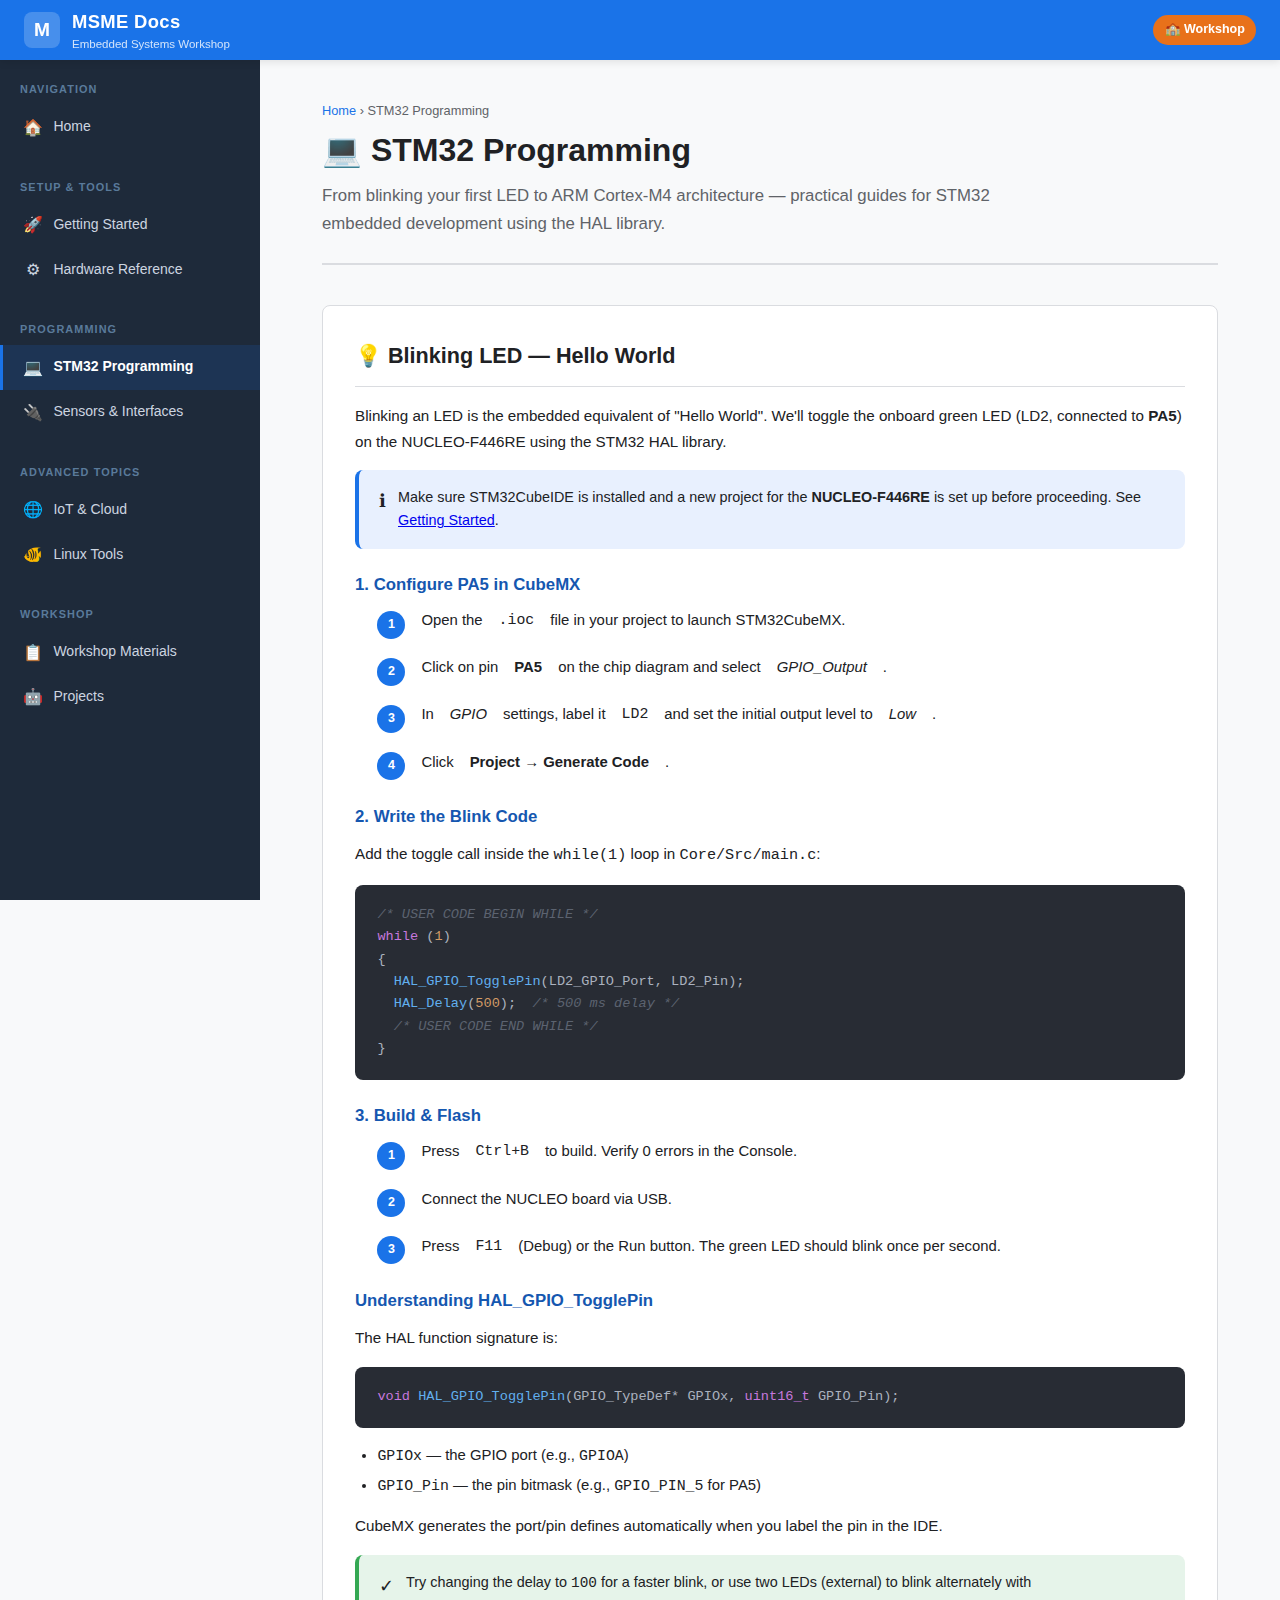
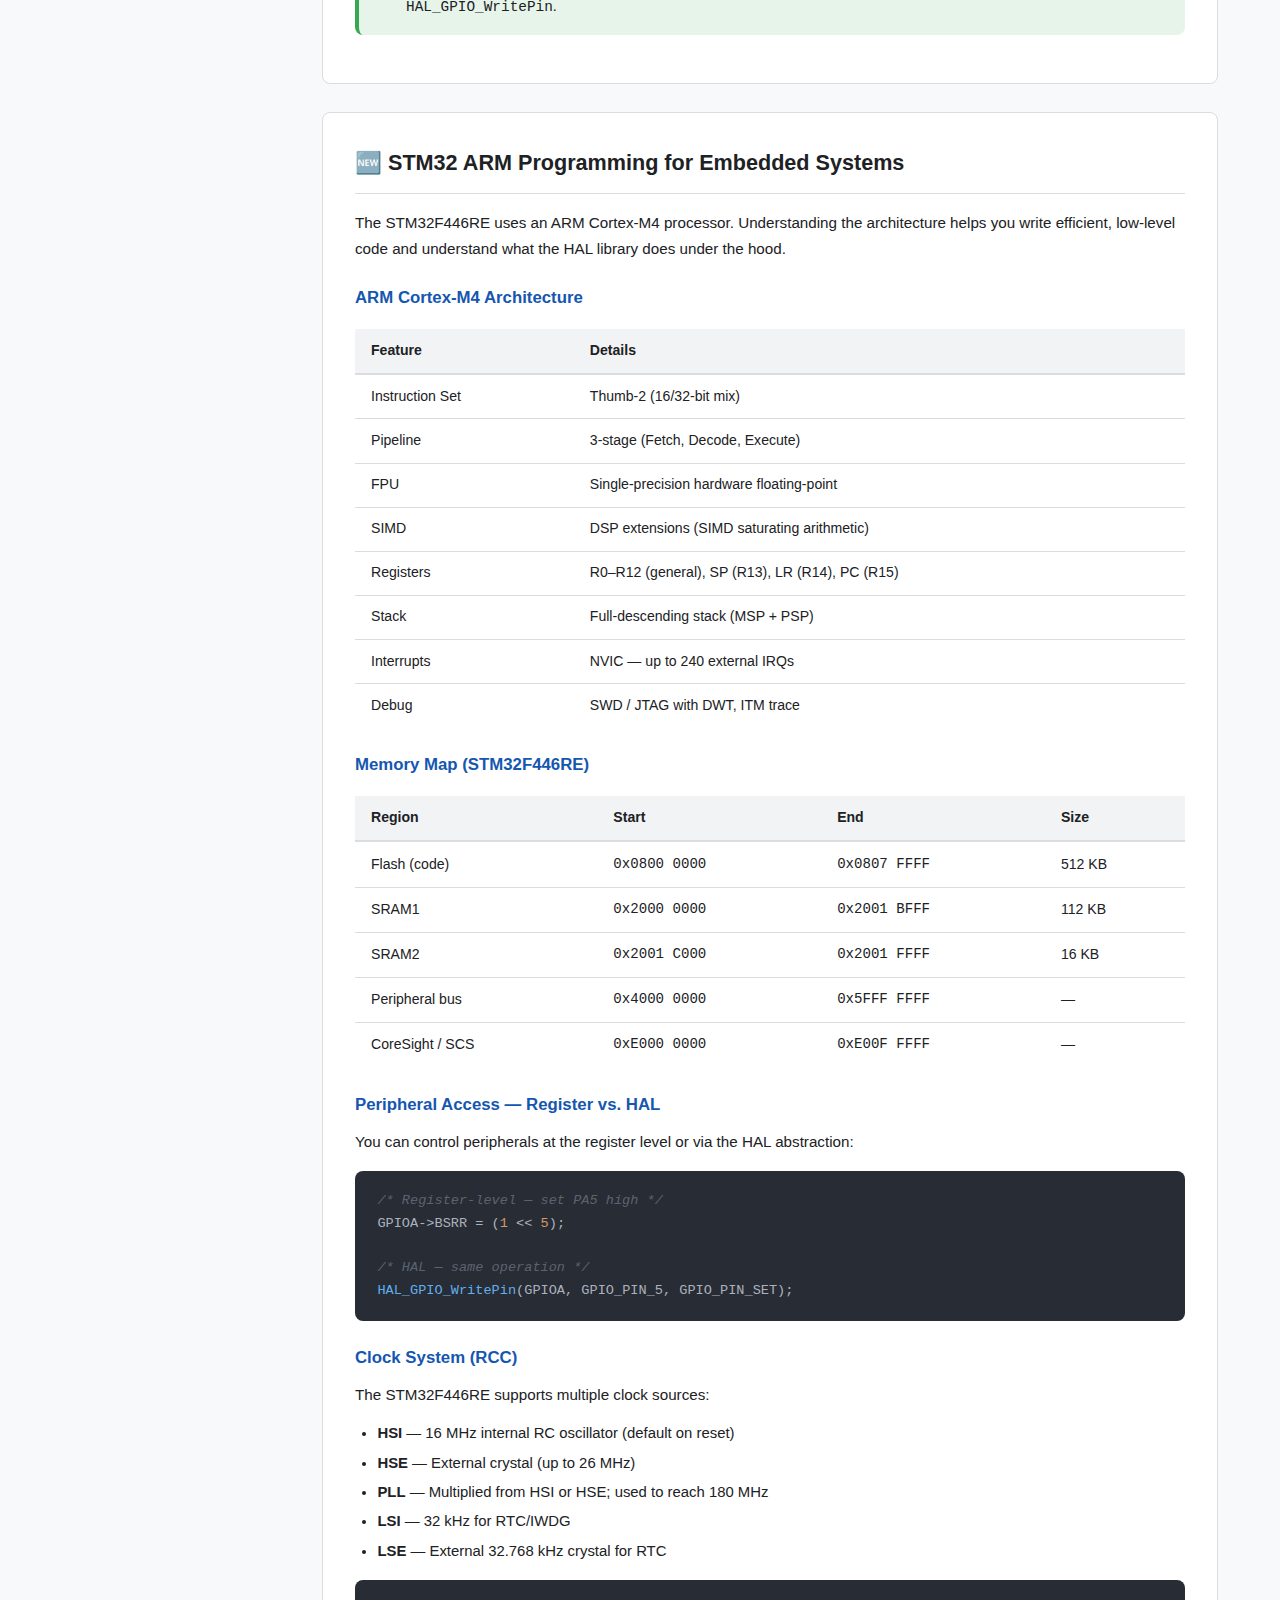
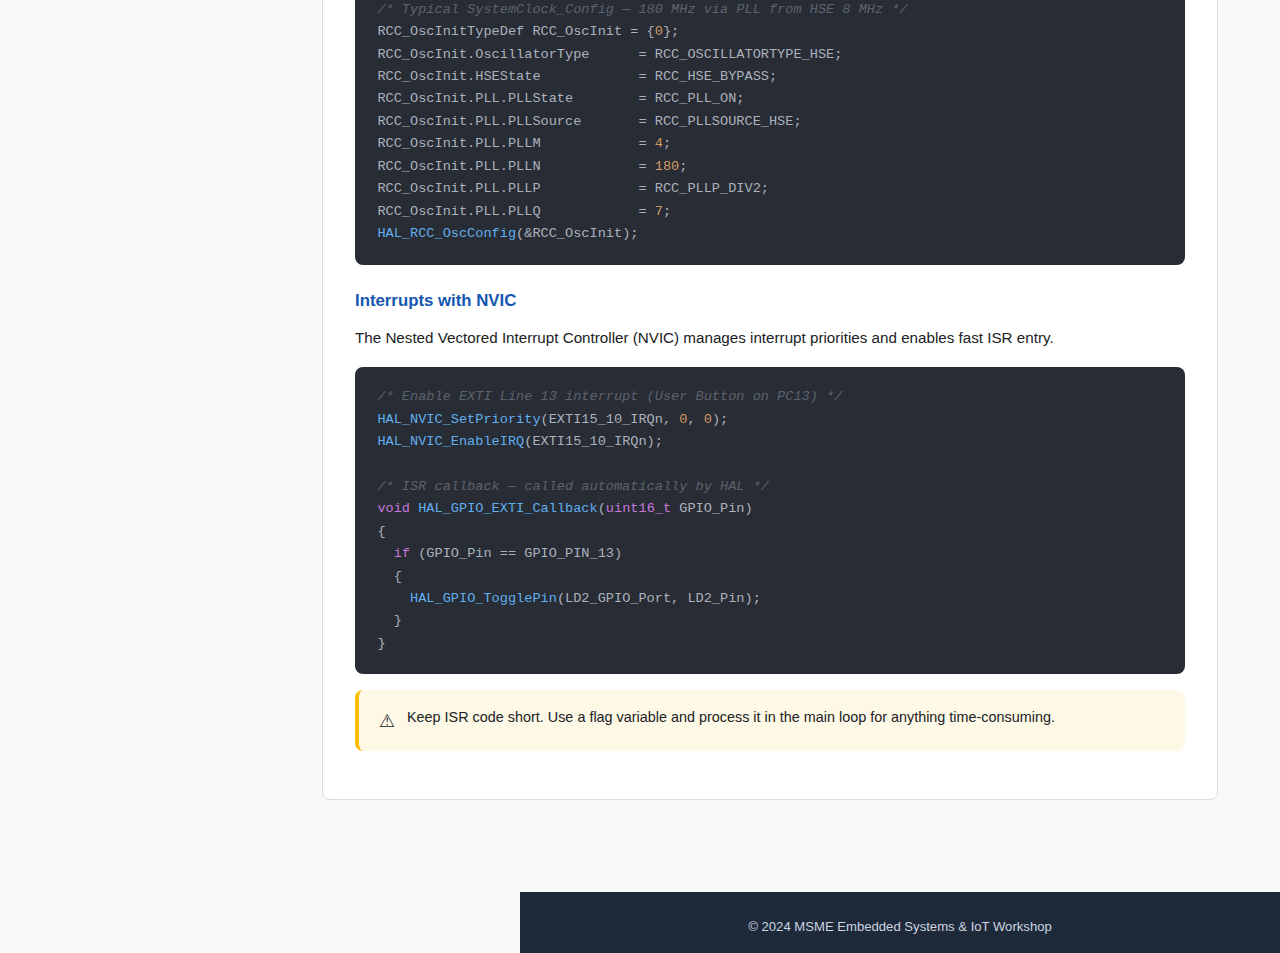
<file: programming.html>
<!DOCTYPE html>
<html lang="en">
<head>
  <meta charset="UTF-8" />
  <meta name="viewport" content="width=device-width, initial-scale=1.0" />
  <title>STM32 Programming — MSME Docs</title>
  <link rel="stylesheet" href="css/style.css" />
</head>
<body>

<header class="topbar">
  <button class="hamburger" id="hamburger" aria-label="Toggle menu">&#9776;</button>
  <a href="index.html" class="topbar-logo">
    <div class="logo-icon">M</div>
    <div>
      <span class="logo-text">MSME Docs</span>
      <span class="logo-sub">Embedded Systems Workshop</span>
    </div>
  </a>
  <div class="topbar-spacer"></div>
  <span class="topbar-badge">&#127979; Workshop</span>
</header>

<div class="overlay" id="overlay"></div>

<aside class="sidebar" id="sidebar">
  <nav>
    <div class="sidebar-section">
      <div class="sidebar-section-title">Navigation</div>
      <ul>
        <li><a href="index.html"><span class="nav-icon">&#127968;</span> Home</a></li>
      </ul>
    </div>
    <div class="sidebar-section">
      <div class="sidebar-section-title">Setup &amp; Tools</div>
      <ul>
        <li><a href="getting-started.html"><span class="nav-icon">&#128640;</span> Getting Started</a></li>
        <li><a href="hardware.html"><span class="nav-icon">&#9881;</span> Hardware Reference</a></li>
      </ul>
    </div>
    <div class="sidebar-section">
      <div class="sidebar-section-title">Programming</div>
      <ul>
        <li><a href="programming.html" class="active"><span class="nav-icon">&#128187;</span> STM32 Programming</a></li>
        <li><a href="sensors.html"><span class="nav-icon">&#128268;</span> Sensors &amp; Interfaces</a></li>
      </ul>
    </div>
    <div class="sidebar-section">
      <div class="sidebar-section-title">Advanced Topics</div>
      <ul>
        <li><a href="iot.html"><span class="nav-icon">&#127760;</span> IoT &amp; Cloud</a></li>
        <li><a href="linux.html"><span class="nav-icon">&#128032;</span> Linux Tools</a></li>
      </ul>
    </div>
    <div class="sidebar-section">
      <div class="sidebar-section-title">Workshop</div>
      <ul>
        <li><a href="workshop.html"><span class="nav-icon">&#128203;</span> Workshop Materials</a></li>
        <li><a href="projects.html"><span class="nav-icon">&#129302;</span> Projects</a></li>
      </ul>
    </div>
  </nav>
</aside>

<div class="main-wrapper">
  <main class="main-content">

    <div class="page-header">
      <div class="breadcrumb"><a href="index.html">Home</a> › STM32 Programming</div>
      <h1>&#128187; STM32 Programming</h1>
      <p>From blinking your first LED to ARM Cortex-M4 architecture — practical guides for STM32 embedded development using the HAL library.</p>
    </div>

    <!-- Blinking LED -->
    <div class="content-section" id="blink">
      <h2>&#128161; Blinking LED — Hello World</h2>

      <p>Blinking an LED is the embedded equivalent of "Hello World". We'll toggle the onboard green LED (LD2, connected to <strong>PA5</strong>) on the NUCLEO-F446RE using the STM32 HAL library.</p>

      <div class="callout info">
        <span class="callout-icon">&#8505;</span>
        <span>Make sure STM32CubeIDE is installed and a new project for the <strong>NUCLEO-F446RE</strong> is set up before proceeding. See <a href="getting-started.html#cubeide">Getting Started</a>.</span>
      </div>

      <h3>1. Configure PA5 in CubeMX</h3>
      <ol class="step-list">
        <li>Open the <code>.ioc</code> file in your project to launch STM32CubeMX.</li>
        <li>Click on pin <strong>PA5</strong> on the chip diagram and select <em>GPIO_Output</em>.</li>
        <li>In <em>GPIO</em> settings, label it <code>LD2</code> and set the initial output level to <em>Low</em>.</li>
        <li>Click <strong>Project → Generate Code</strong>.</li>
      </ol>

      <h3>2. Write the Blink Code</h3>
      <p>Add the toggle call inside the <code>while(1)</code> loop in <code>Core/Src/main.c</code>:</p>

      <div class="code-block"><pre><span class="cm">/* USER CODE BEGIN WHILE */</span>
<span class="kw">while</span> (<span class="num">1</span>)
{
  <span class="fn">HAL_GPIO_TogglePin</span>(LD2_GPIO_Port, LD2_Pin);
  <span class="fn">HAL_Delay</span>(<span class="num">500</span>);  <span class="cm">/* 500 ms delay */</span>
  <span class="cm">/* USER CODE END WHILE */</span>
}</pre></div>

      <h3>3. Build &amp; Flash</h3>
      <ol class="step-list">
        <li>Press <kbd>Ctrl+B</kbd> to build. Verify 0 errors in the Console.</li>
        <li>Connect the NUCLEO board via USB.</li>
        <li>Press <kbd>F11</kbd> (Debug) or the Run button. The green LED should blink once per second.</li>
      </ol>

      <h3>Understanding HAL_GPIO_TogglePin</h3>
      <p>The HAL function signature is:</p>
      <div class="code-block"><pre><span class="kw">void</span> <span class="fn">HAL_GPIO_TogglePin</span>(GPIO_TypeDef* GPIOx, <span class="kw">uint16_t</span> GPIO_Pin);</pre></div>
      <ul>
        <li><code>GPIOx</code> — the GPIO port (e.g., <code>GPIOA</code>)</li>
        <li><code>GPIO_Pin</code> — the pin bitmask (e.g., <code>GPIO_PIN_5</code> for PA5)</li>
      </ul>
      <p>CubeMX generates the port/pin defines automatically when you label the pin in the IDE.</p>

      <div class="callout success">
        <span class="callout-icon">&#10003;</span>
        <span>Try changing the delay to <code>100</code> for a faster blink, or use two LEDs (external) to blink alternately with <code>HAL_GPIO_WritePin</code>.</span>
      </div>
    </div>

    <!-- ARM Programming -->
    <div class="content-section" id="arm">
      <h2>&#127381; STM32 ARM Programming for Embedded Systems</h2>

      <p>The STM32F446RE uses an ARM Cortex-M4 processor. Understanding the architecture helps you write efficient, low-level code and understand what the HAL library does under the hood.</p>

      <h3>ARM Cortex-M4 Architecture</h3>
      <table class="doc-table">
        <thead><tr><th>Feature</th><th>Details</th></tr></thead>
        <tbody>
          <tr><td>Instruction Set</td><td>Thumb-2 (16/32-bit mix)</td></tr>
          <tr><td>Pipeline</td><td>3-stage (Fetch, Decode, Execute)</td></tr>
          <tr><td>FPU</td><td>Single-precision hardware floating-point</td></tr>
          <tr><td>SIMD</td><td>DSP extensions (SIMD saturating arithmetic)</td></tr>
          <tr><td>Registers</td><td>R0–R12 (general), SP (R13), LR (R14), PC (R15)</td></tr>
          <tr><td>Stack</td><td>Full-descending stack (MSP + PSP)</td></tr>
          <tr><td>Interrupts</td><td>NVIC — up to 240 external IRQs</td></tr>
          <tr><td>Debug</td><td>SWD / JTAG with DWT, ITM trace</td></tr>
        </tbody>
      </table>

      <h3>Memory Map (STM32F446RE)</h3>
      <table class="doc-table">
        <thead><tr><th>Region</th><th>Start</th><th>End</th><th>Size</th></tr></thead>
        <tbody>
          <tr><td>Flash (code)</td><td><code>0x0800 0000</code></td><td><code>0x0807 FFFF</code></td><td>512 KB</td></tr>
          <tr><td>SRAM1</td><td><code>0x2000 0000</code></td><td><code>0x2001 BFFF</code></td><td>112 KB</td></tr>
          <tr><td>SRAM2</td><td><code>0x2001 C000</code></td><td><code>0x2001 FFFF</code></td><td>16 KB</td></tr>
          <tr><td>Peripheral bus</td><td><code>0x4000 0000</code></td><td><code>0x5FFF FFFF</code></td><td>—</td></tr>
          <tr><td>CoreSight / SCS</td><td><code>0xE000 0000</code></td><td><code>0xE00F FFFF</code></td><td>—</td></tr>
        </tbody>
      </table>

      <h3>Peripheral Access — Register vs. HAL</h3>
      <p>You can control peripherals at the register level or via the HAL abstraction:</p>

      <div class="code-block"><pre><span class="cm">/* Register-level — set PA5 high */</span>
GPIOA-&gt;BSRR = (<span class="num">1</span> &lt;&lt; <span class="num">5</span>);

<span class="cm">/* HAL — same operation */</span>
<span class="fn">HAL_GPIO_WritePin</span>(GPIOA, GPIO_PIN_5, GPIO_PIN_SET);</pre></div>

      <h3>Clock System (RCC)</h3>
      <p>The STM32F446RE supports multiple clock sources:</p>
      <ul>
        <li><strong>HSI</strong> — 16 MHz internal RC oscillator (default on reset)</li>
        <li><strong>HSE</strong> — External crystal (up to 26 MHz)</li>
        <li><strong>PLL</strong> — Multiplied from HSI or HSE; used to reach 180 MHz</li>
        <li><strong>LSI</strong> — 32 kHz for RTC/IWDG</li>
        <li><strong>LSE</strong> — External 32.768 kHz crystal for RTC</li>
      </ul>

      <div class="code-block"><pre><span class="cm">/* Typical SystemClock_Config — 180 MHz via PLL from HSE 8 MHz */</span>
RCC_OscInitTypeDef RCC_OscInit = {<span class="num">0</span>};
RCC_OscInit.OscillatorType      = RCC_OSCILLATORTYPE_HSE;
RCC_OscInit.HSEState            = RCC_HSE_BYPASS;
RCC_OscInit.PLL.PLLState        = RCC_PLL_ON;
RCC_OscInit.PLL.PLLSource       = RCC_PLLSOURCE_HSE;
RCC_OscInit.PLL.PLLM            = <span class="num">4</span>;
RCC_OscInit.PLL.PLLN            = <span class="num">180</span>;
RCC_OscInit.PLL.PLLP            = RCC_PLLP_DIV2;
RCC_OscInit.PLL.PLLQ            = <span class="num">7</span>;
<span class="fn">HAL_RCC_OscConfig</span>(&amp;RCC_OscInit);</pre></div>

      <h3>Interrupts with NVIC</h3>
      <p>The Nested Vectored Interrupt Controller (NVIC) manages interrupt priorities and enables fast ISR entry.</p>

      <div class="code-block"><pre><span class="cm">/* Enable EXTI Line 13 interrupt (User Button on PC13) */</span>
<span class="fn">HAL_NVIC_SetPriority</span>(EXTI15_10_IRQn, <span class="num">0</span>, <span class="num">0</span>);
<span class="fn">HAL_NVIC_EnableIRQ</span>(EXTI15_10_IRQn);

<span class="cm">/* ISR callback — called automatically by HAL */</span>
<span class="kw">void</span> <span class="fn">HAL_GPIO_EXTI_Callback</span>(<span class="kw">uint16_t</span> GPIO_Pin)
{
  <span class="kw">if</span> (GPIO_Pin == GPIO_PIN_13)
  {
    <span class="fn">HAL_GPIO_TogglePin</span>(LD2_GPIO_Port, LD2_Pin);
  }
}</pre></div>

      <div class="callout warning">
        <span class="callout-icon">&#9888;</span>
        <span>Keep ISR code short. Use a flag variable and process it in the main loop for anything time-consuming.</span>
      </div>
    </div>

  </main>
  <footer class="site-footer">
    <p>&#169; 2024 MSME Embedded Systems &amp; IoT Workshop</p>
  </footer>
</div>

<script>
  const hamburger = document.getElementById('hamburger');
  const sidebar   = document.getElementById('sidebar');
  const overlay   = document.getElementById('overlay');
  hamburger.addEventListener('click', () => { sidebar.classList.toggle('open'); overlay.classList.toggle('active'); });
  overlay.addEventListener('click',   () => { sidebar.classList.remove('open'); overlay.classList.remove('active'); });
</script>
</body>
</html>
</file>
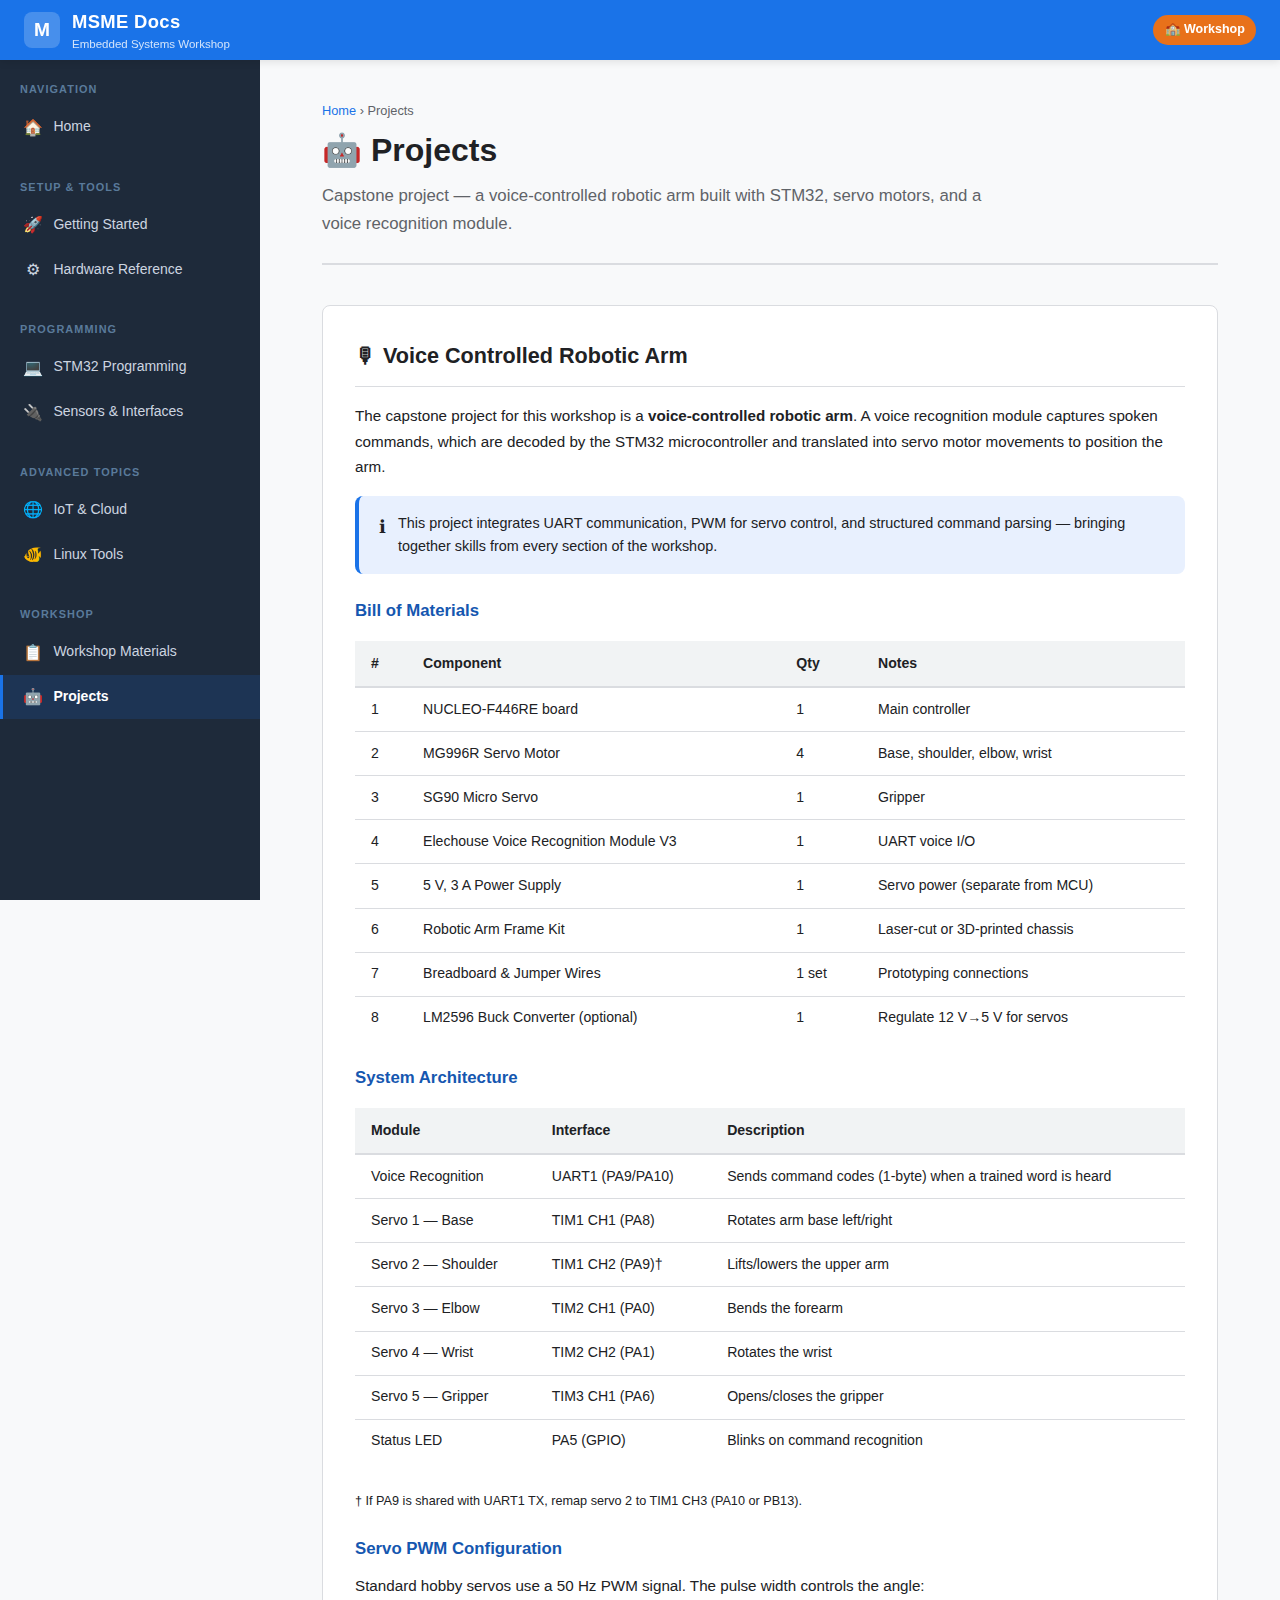
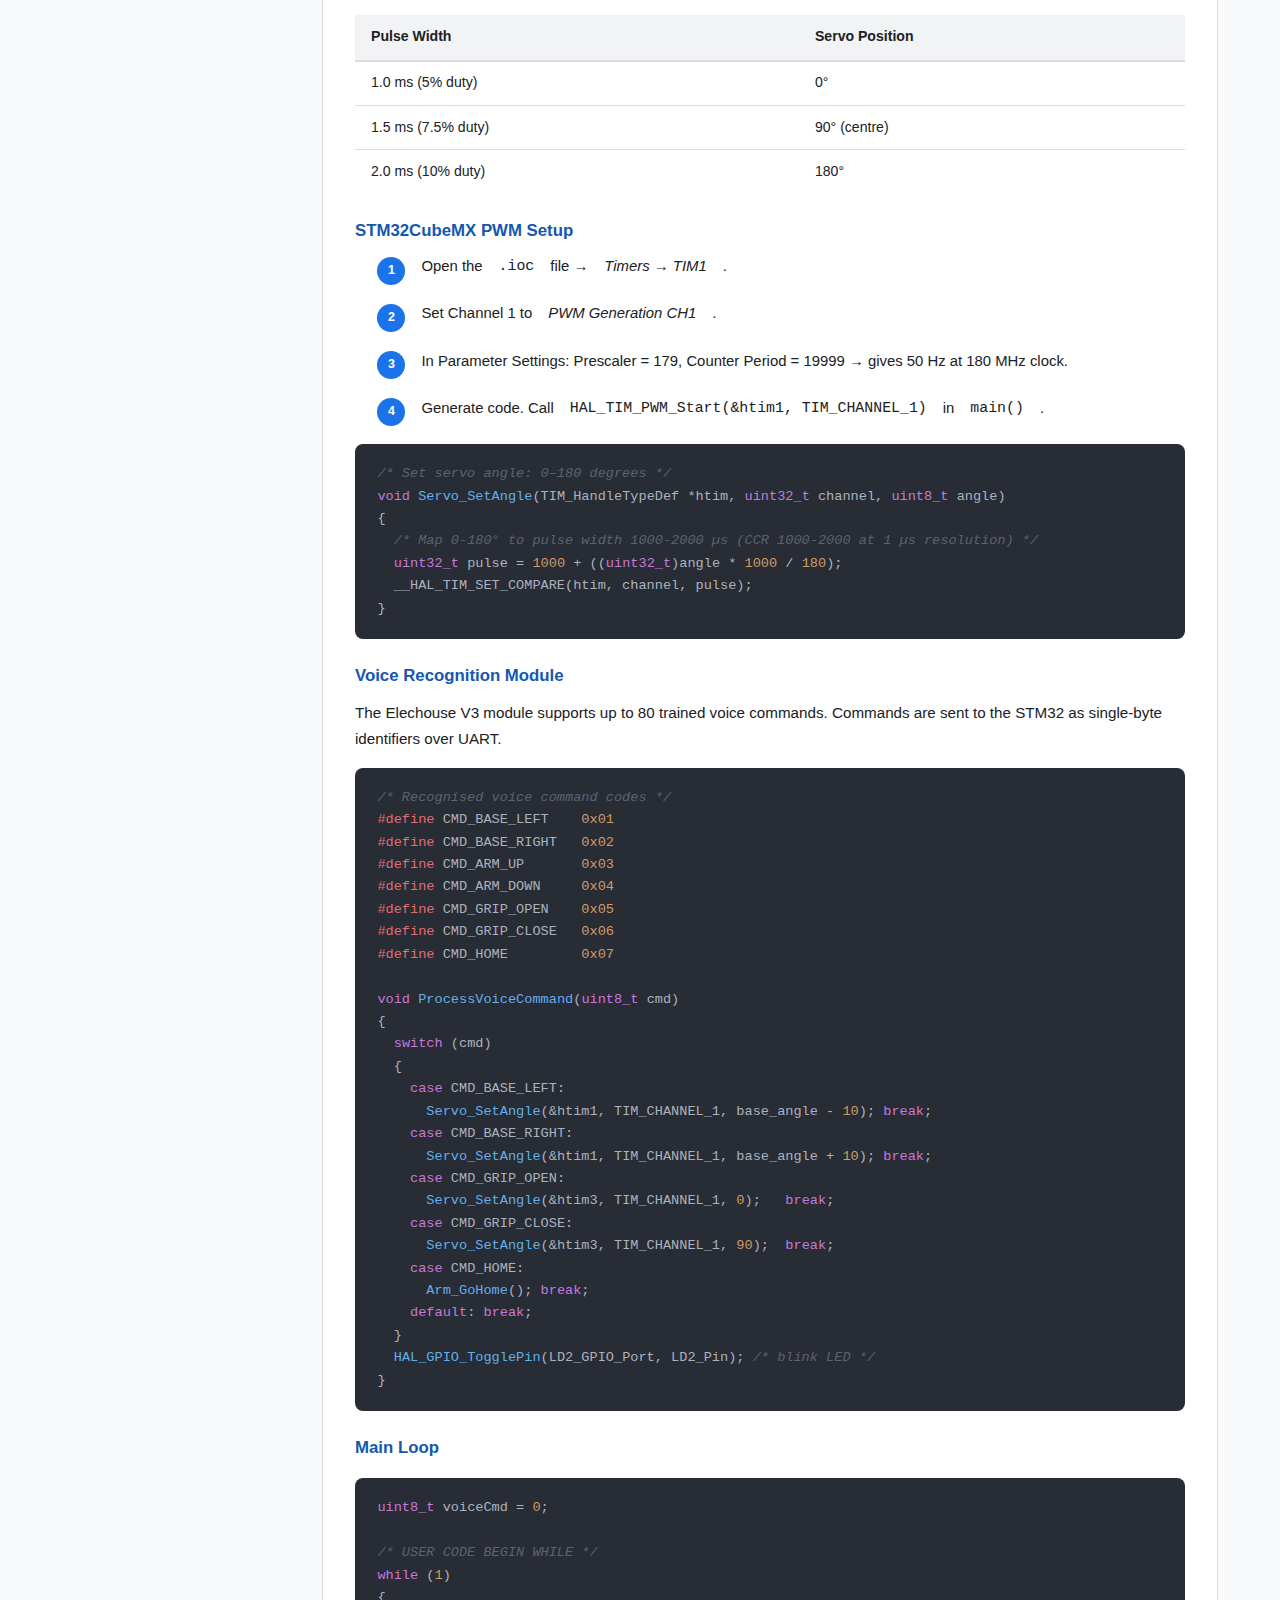
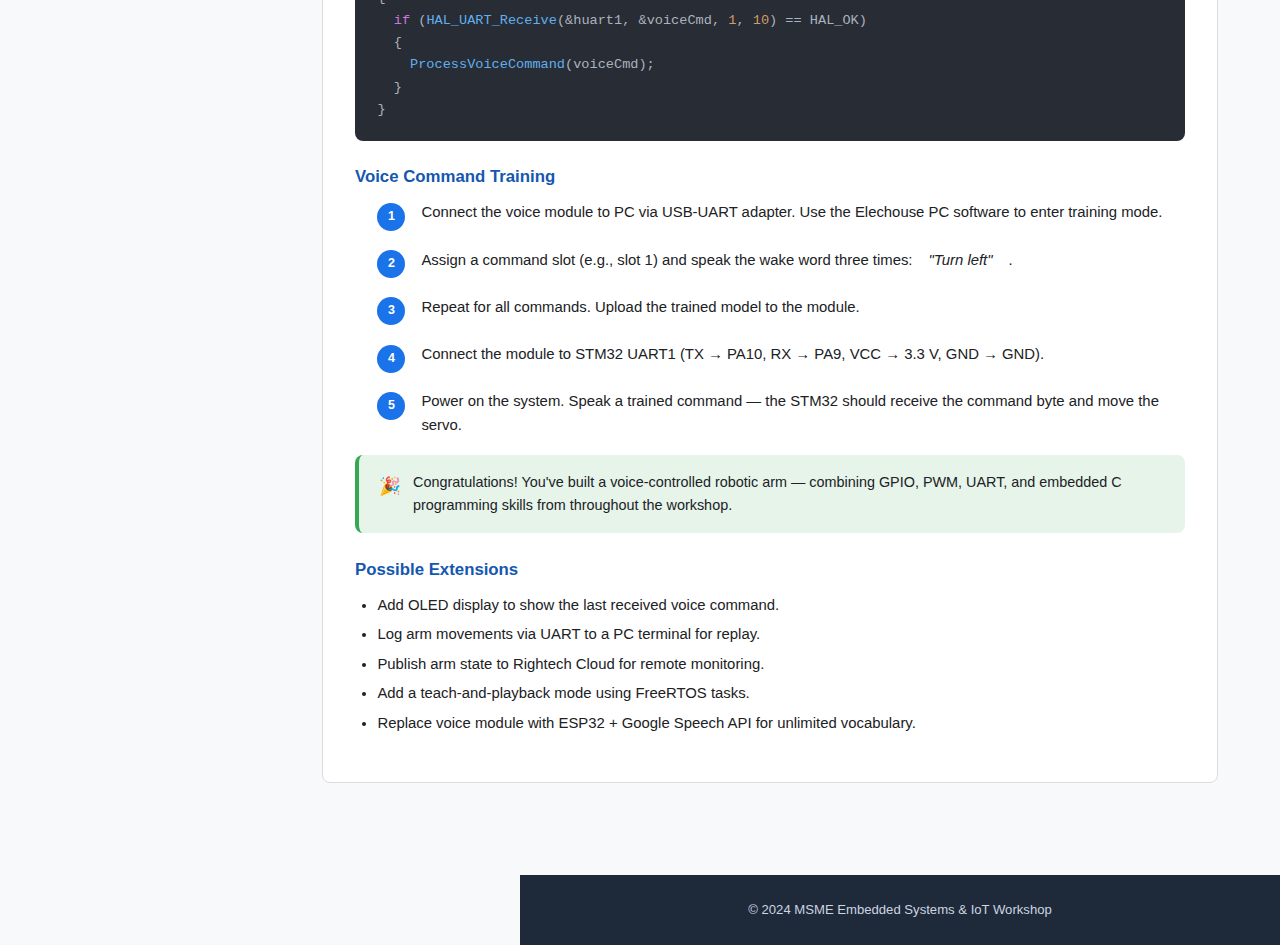
<file: projects.html>
<!DOCTYPE html>
<html lang="en">
<head>
  <meta charset="UTF-8" />
  <meta name="viewport" content="width=device-width, initial-scale=1.0" />
  <title>Projects — MSME Docs</title>
  <link rel="stylesheet" href="css/style.css" />
</head>
<body>

<header class="topbar">
  <button class="hamburger" id="hamburger" aria-label="Toggle menu">&#9776;</button>
  <a href="index.html" class="topbar-logo">
    <div class="logo-icon">M</div>
    <div>
      <span class="logo-text">MSME Docs</span>
      <span class="logo-sub">Embedded Systems Workshop</span>
    </div>
  </a>
  <div class="topbar-spacer"></div>
  <span class="topbar-badge">&#127979; Workshop</span>
</header>

<div class="overlay" id="overlay"></div>

<aside class="sidebar" id="sidebar">
  <nav>
    <div class="sidebar-section">
      <div class="sidebar-section-title">Navigation</div>
      <ul>
        <li><a href="index.html"><span class="nav-icon">&#127968;</span> Home</a></li>
      </ul>
    </div>
    <div class="sidebar-section">
      <div class="sidebar-section-title">Setup &amp; Tools</div>
      <ul>
        <li><a href="getting-started.html"><span class="nav-icon">&#128640;</span> Getting Started</a></li>
        <li><a href="hardware.html"><span class="nav-icon">&#9881;</span> Hardware Reference</a></li>
      </ul>
    </div>
    <div class="sidebar-section">
      <div class="sidebar-section-title">Programming</div>
      <ul>
        <li><a href="programming.html"><span class="nav-icon">&#128187;</span> STM32 Programming</a></li>
        <li><a href="sensors.html"><span class="nav-icon">&#128268;</span> Sensors &amp; Interfaces</a></li>
      </ul>
    </div>
    <div class="sidebar-section">
      <div class="sidebar-section-title">Advanced Topics</div>
      <ul>
        <li><a href="iot.html"><span class="nav-icon">&#127760;</span> IoT &amp; Cloud</a></li>
        <li><a href="linux.html"><span class="nav-icon">&#128032;</span> Linux Tools</a></li>
      </ul>
    </div>
    <div class="sidebar-section">
      <div class="sidebar-section-title">Workshop</div>
      <ul>
        <li><a href="workshop.html"><span class="nav-icon">&#128203;</span> Workshop Materials</a></li>
        <li><a href="projects.html" class="active"><span class="nav-icon">&#129302;</span> Projects</a></li>
      </ul>
    </div>
  </nav>
</aside>

<div class="main-wrapper">
  <main class="main-content">

    <div class="page-header">
      <div class="breadcrumb"><a href="index.html">Home</a> › Projects</div>
      <h1>&#129302; Projects</h1>
      <p>Capstone project — a voice-controlled robotic arm built with STM32, servo motors, and a voice recognition module.</p>
    </div>

    <!-- Voice Controlled Robot Arm -->
    <div class="content-section" id="robo-arm">
      <h2>&#127897; Voice Controlled Robotic Arm</h2>

      <p>The capstone project for this workshop is a <strong>voice-controlled robotic arm</strong>. A voice recognition module captures spoken commands, which are decoded by the STM32 microcontroller and translated into servo motor movements to position the arm.</p>

      <div class="callout info">
        <span class="callout-icon">&#8505;</span>
        <span>This project integrates UART communication, PWM for servo control, and structured command parsing — bringing together skills from every section of the workshop.</span>
      </div>

      <h3>Bill of Materials</h3>
      <table class="doc-table">
        <thead><tr><th>#</th><th>Component</th><th>Qty</th><th>Notes</th></tr></thead>
        <tbody>
          <tr><td>1</td><td>NUCLEO-F446RE board</td><td>1</td><td>Main controller</td></tr>
          <tr><td>2</td><td>MG996R Servo Motor</td><td>4</td><td>Base, shoulder, elbow, wrist</td></tr>
          <tr><td>3</td><td>SG90 Micro Servo</td><td>1</td><td>Gripper</td></tr>
          <tr><td>4</td><td>Elechouse Voice Recognition Module V3</td><td>1</td><td>UART voice I/O</td></tr>
          <tr><td>5</td><td>5 V, 3 A Power Supply</td><td>1</td><td>Servo power (separate from MCU)</td></tr>
          <tr><td>6</td><td>Robotic Arm Frame Kit</td><td>1</td><td>Laser-cut or 3D-printed chassis</td></tr>
          <tr><td>7</td><td>Breadboard &amp; Jumper Wires</td><td>1 set</td><td>Prototyping connections</td></tr>
          <tr><td>8</td><td>LM2596 Buck Converter (optional)</td><td>1</td><td>Regulate 12 V→5 V for servos</td></tr>
        </tbody>
      </table>

      <h3>System Architecture</h3>
      <table class="doc-table">
        <thead><tr><th>Module</th><th>Interface</th><th>Description</th></tr></thead>
        <tbody>
          <tr><td>Voice Recognition</td><td>UART1 (PA9/PA10)</td><td>Sends command codes (1-byte) when a trained word is heard</td></tr>
          <tr><td>Servo 1 — Base</td><td>TIM1 CH1 (PA8)</td><td>Rotates arm base left/right</td></tr>
          <tr><td>Servo 2 — Shoulder</td><td>TIM1 CH2 (PA9)†</td><td>Lifts/lowers the upper arm</td></tr>
          <tr><td>Servo 3 — Elbow</td><td>TIM2 CH1 (PA0)</td><td>Bends the forearm</td></tr>
          <tr><td>Servo 4 — Wrist</td><td>TIM2 CH2 (PA1)</td><td>Rotates the wrist</td></tr>
          <tr><td>Servo 5 — Gripper</td><td>TIM3 CH1 (PA6)</td><td>Opens/closes the gripper</td></tr>
          <tr><td>Status LED</td><td>PA5 (GPIO)</td><td>Blinks on command recognition</td></tr>
        </tbody>
      </table>
      <p><small>† If PA9 is shared with UART1 TX, remap servo 2 to TIM1 CH3 (PA10 or PB13).</small></p>

      <h3>Servo PWM Configuration</h3>
      <p>Standard hobby servos use a 50 Hz PWM signal. The pulse width controls the angle:</p>
      <table class="doc-table">
        <thead><tr><th>Pulse Width</th><th>Servo Position</th></tr></thead>
        <tbody>
          <tr><td>1.0 ms (5% duty)</td><td>0°</td></tr>
          <tr><td>1.5 ms (7.5% duty)</td><td>90° (centre)</td></tr>
          <tr><td>2.0 ms (10% duty)</td><td>180°</td></tr>
        </tbody>
      </table>

      <h3>STM32CubeMX PWM Setup</h3>
      <ol class="step-list">
        <li>Open the <code>.ioc</code> file → <em>Timers → TIM1</em>.</li>
        <li>Set Channel 1 to <em>PWM Generation CH1</em>.</li>
        <li>In Parameter Settings: Prescaler = 179, Counter Period = 19999 → gives 50 Hz at 180 MHz clock.</li>
        <li>Generate code. Call <code>HAL_TIM_PWM_Start(&amp;htim1, TIM_CHANNEL_1)</code> in <code>main()</code>.</li>
      </ol>

      <div class="code-block"><pre><span class="cm">/* Set servo angle: 0–180 degrees */</span>
<span class="kw">void</span> <span class="fn">Servo_SetAngle</span>(TIM_HandleTypeDef *htim, <span class="kw">uint32_t</span> channel, <span class="kw">uint8_t</span> angle)
{
  <span class="cm">/* Map 0-180° to pulse width 1000-2000 µs (CCR 1000-2000 at 1 µs resolution) */</span>
  <span class="kw">uint32_t</span> pulse = <span class="num">1000</span> + ((<span class="kw">uint32_t</span>)angle * <span class="num">1000</span> / <span class="num">180</span>);
  __HAL_TIM_SET_COMPARE(htim, channel, pulse);
}</pre></div>

      <h3>Voice Recognition Module</h3>
      <p>The Elechouse V3 module supports up to 80 trained voice commands. Commands are sent to the STM32 as single-byte identifiers over UART.</p>

      <div class="code-block"><pre><span class="cm">/* Recognised voice command codes */</span>
<span class="pp">#define</span> CMD_BASE_LEFT    <span class="num">0x01</span>
<span class="pp">#define</span> CMD_BASE_RIGHT   <span class="num">0x02</span>
<span class="pp">#define</span> CMD_ARM_UP       <span class="num">0x03</span>
<span class="pp">#define</span> CMD_ARM_DOWN     <span class="num">0x04</span>
<span class="pp">#define</span> CMD_GRIP_OPEN    <span class="num">0x05</span>
<span class="pp">#define</span> CMD_GRIP_CLOSE   <span class="num">0x06</span>
<span class="pp">#define</span> CMD_HOME         <span class="num">0x07</span>

<span class="kw">void</span> <span class="fn">ProcessVoiceCommand</span>(<span class="kw">uint8_t</span> cmd)
{
  <span class="kw">switch</span> (cmd)
  {
    <span class="kw">case</span> CMD_BASE_LEFT:
      <span class="fn">Servo_SetAngle</span>(&amp;htim1, TIM_CHANNEL_1, base_angle - <span class="num">10</span>); <span class="kw">break</span>;
    <span class="kw">case</span> CMD_BASE_RIGHT:
      <span class="fn">Servo_SetAngle</span>(&amp;htim1, TIM_CHANNEL_1, base_angle + <span class="num">10</span>); <span class="kw">break</span>;
    <span class="kw">case</span> CMD_GRIP_OPEN:
      <span class="fn">Servo_SetAngle</span>(&amp;htim3, TIM_CHANNEL_1, <span class="num">0</span>);   <span class="kw">break</span>;
    <span class="kw">case</span> CMD_GRIP_CLOSE:
      <span class="fn">Servo_SetAngle</span>(&amp;htim3, TIM_CHANNEL_1, <span class="num">90</span>);  <span class="kw">break</span>;
    <span class="kw">case</span> CMD_HOME:
      <span class="fn">Arm_GoHome</span>(); <span class="kw">break</span>;
    <span class="kw">default</span>: <span class="kw">break</span>;
  }
  <span class="fn">HAL_GPIO_TogglePin</span>(LD2_GPIO_Port, LD2_Pin); <span class="cm">/* blink LED */</span>
}</pre></div>

      <h3>Main Loop</h3>
      <div class="code-block"><pre><span class="kw">uint8_t</span> voiceCmd = <span class="num">0</span>;

<span class="cm">/* USER CODE BEGIN WHILE */</span>
<span class="kw">while</span> (<span class="num">1</span>)
{
  <span class="kw">if</span> (<span class="fn">HAL_UART_Receive</span>(&amp;huart1, &amp;voiceCmd, <span class="num">1</span>, <span class="num">10</span>) == HAL_OK)
  {
    <span class="fn">ProcessVoiceCommand</span>(voiceCmd);
  }
}</pre></div>

      <h3>Voice Command Training</h3>
      <ol class="step-list">
        <li>Connect the voice module to PC via USB-UART adapter. Use the Elechouse PC software to enter training mode.</li>
        <li>Assign a command slot (e.g., slot 1) and speak the wake word three times: <em>"Turn left"</em>.</li>
        <li>Repeat for all commands. Upload the trained model to the module.</li>
        <li>Connect the module to STM32 UART1 (TX → PA10, RX → PA9, VCC → 3.3 V, GND → GND).</li>
        <li>Power on the system. Speak a trained command — the STM32 should receive the command byte and move the servo.</li>
      </ol>

      <div class="callout success">
        <span class="callout-icon">&#127881;</span>
        <span>Congratulations! You've built a voice-controlled robotic arm — combining GPIO, PWM, UART, and embedded C programming skills from throughout the workshop.</span>
      </div>

      <h3>Possible Extensions</h3>
      <ul>
        <li>Add OLED display to show the last received voice command.</li>
        <li>Log arm movements via UART to a PC terminal for replay.</li>
        <li>Publish arm state to Rightech Cloud for remote monitoring.</li>
        <li>Add a teach-and-playback mode using FreeRTOS tasks.</li>
        <li>Replace voice module with ESP32 + Google Speech API for unlimited vocabulary.</li>
      </ul>
    </div>

  </main>
  <footer class="site-footer">
    <p>&#169; 2024 MSME Embedded Systems &amp; IoT Workshop</p>
  </footer>
</div>

<script>
  const hamburger = document.getElementById('hamburger');
  const sidebar   = document.getElementById('sidebar');
  const overlay   = document.getElementById('overlay');
  hamburger.addEventListener('click', () => { sidebar.classList.toggle('open'); overlay.classList.toggle('active'); });
  overlay.addEventListener('click',   () => { sidebar.classList.remove('open'); overlay.classList.remove('active'); });
</script>
</body>
</html>
</file>
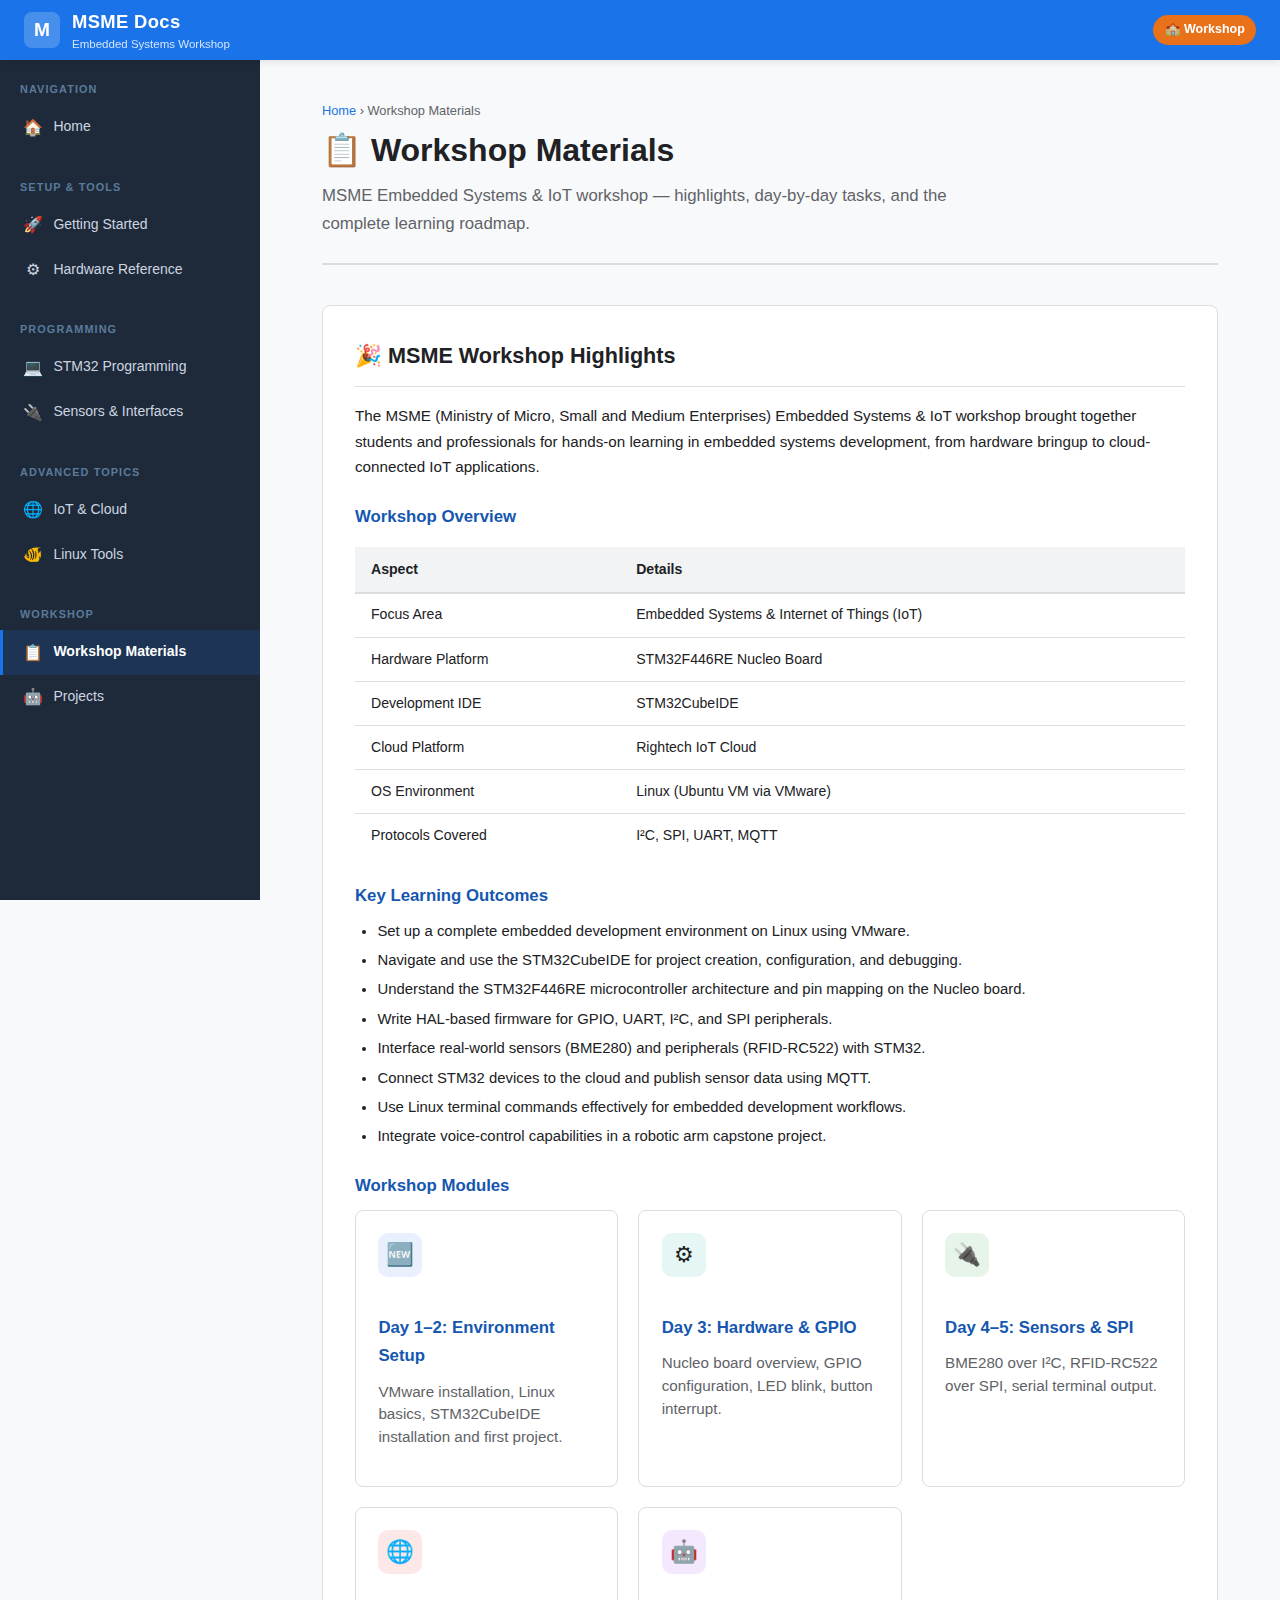
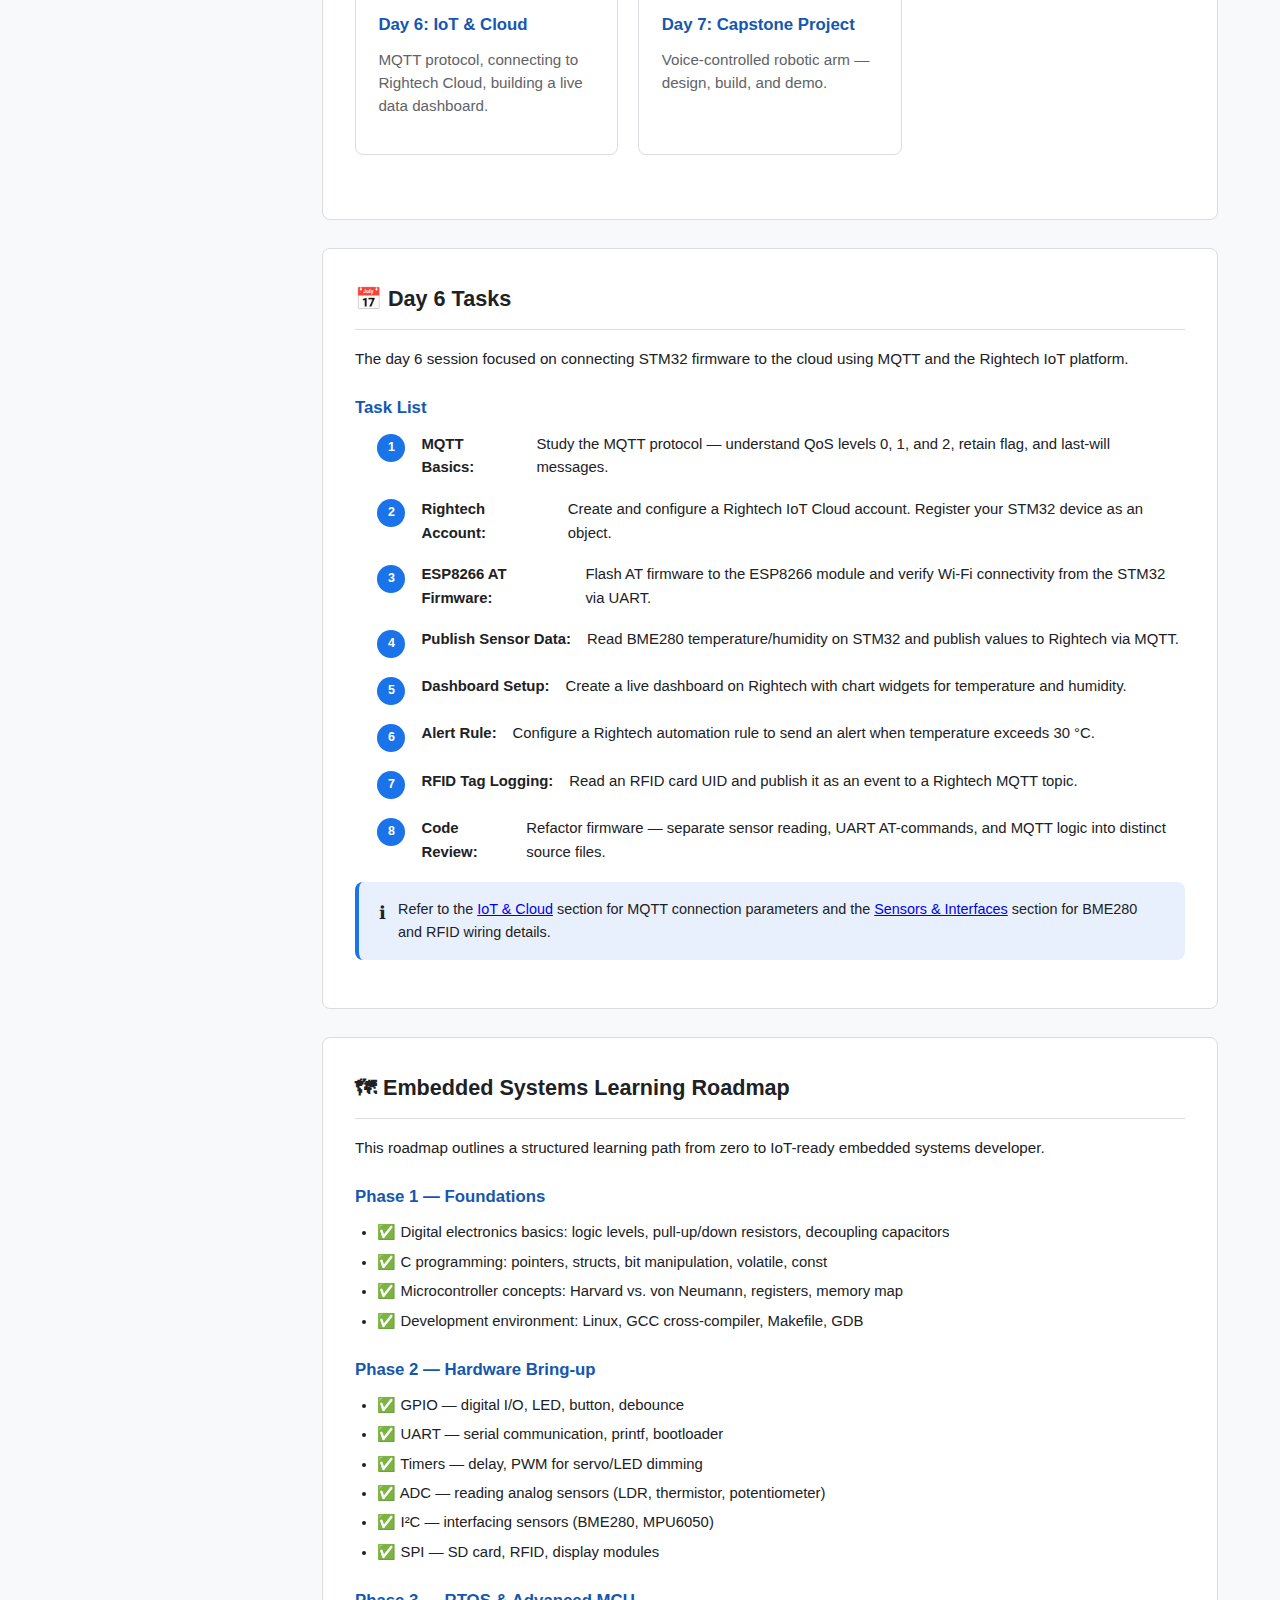
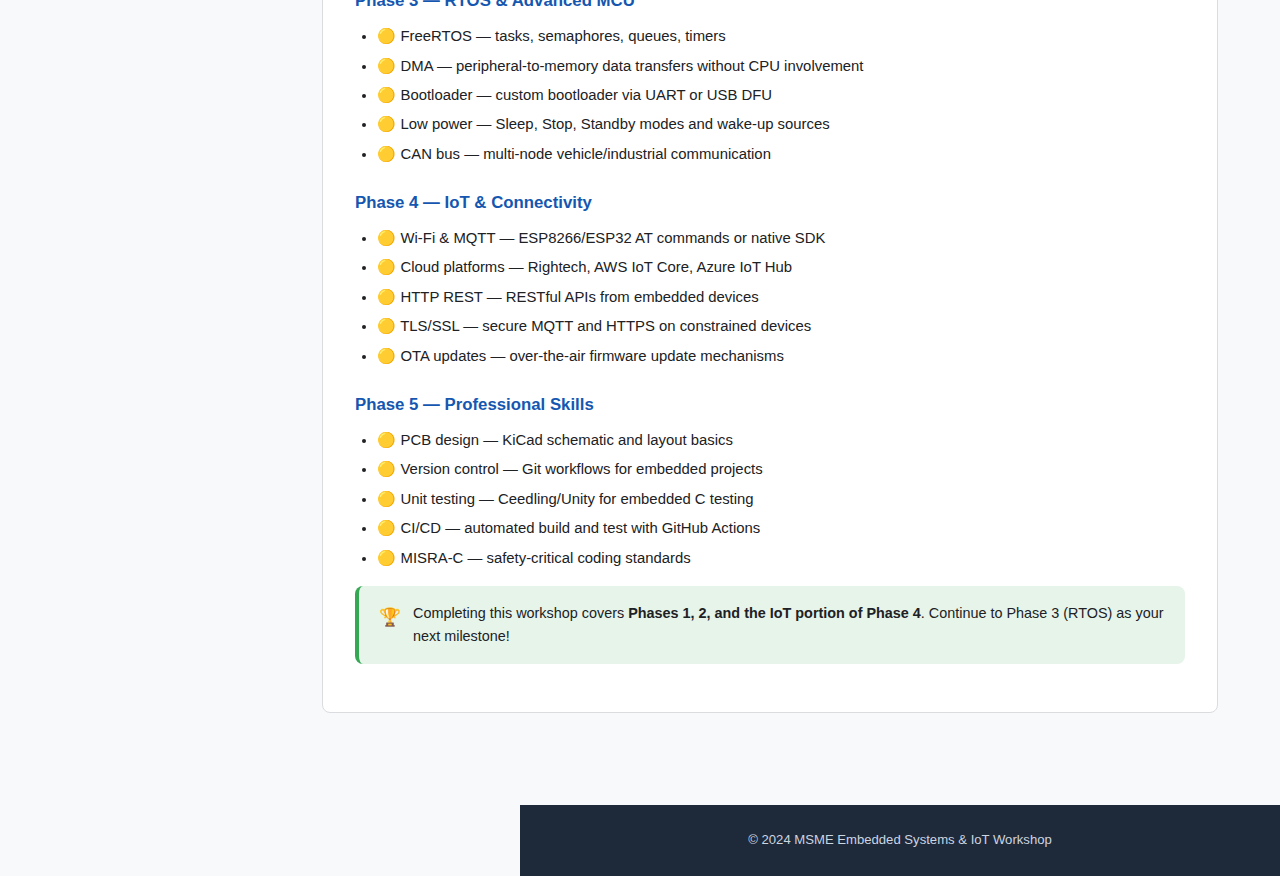
<file: workshop.html>
<!DOCTYPE html>
<html lang="en">
<head>
  <meta charset="UTF-8" />
  <meta name="viewport" content="width=device-width, initial-scale=1.0" />
  <title>Workshop Materials — MSME Docs</title>
  <link rel="stylesheet" href="css/style.css" />
</head>
<body>

<header class="topbar">
  <button class="hamburger" id="hamburger" aria-label="Toggle menu">&#9776;</button>
  <a href="index.html" class="topbar-logo">
    <div class="logo-icon">M</div>
    <div>
      <span class="logo-text">MSME Docs</span>
      <span class="logo-sub">Embedded Systems Workshop</span>
    </div>
  </a>
  <div class="topbar-spacer"></div>
  <span class="topbar-badge">&#127979; Workshop</span>
</header>

<div class="overlay" id="overlay"></div>

<aside class="sidebar" id="sidebar">
  <nav>
    <div class="sidebar-section">
      <div class="sidebar-section-title">Navigation</div>
      <ul>
        <li><a href="index.html"><span class="nav-icon">&#127968;</span> Home</a></li>
      </ul>
    </div>
    <div class="sidebar-section">
      <div class="sidebar-section-title">Setup &amp; Tools</div>
      <ul>
        <li><a href="getting-started.html"><span class="nav-icon">&#128640;</span> Getting Started</a></li>
        <li><a href="hardware.html"><span class="nav-icon">&#9881;</span> Hardware Reference</a></li>
      </ul>
    </div>
    <div class="sidebar-section">
      <div class="sidebar-section-title">Programming</div>
      <ul>
        <li><a href="programming.html"><span class="nav-icon">&#128187;</span> STM32 Programming</a></li>
        <li><a href="sensors.html"><span class="nav-icon">&#128268;</span> Sensors &amp; Interfaces</a></li>
      </ul>
    </div>
    <div class="sidebar-section">
      <div class="sidebar-section-title">Advanced Topics</div>
      <ul>
        <li><a href="iot.html"><span class="nav-icon">&#127760;</span> IoT &amp; Cloud</a></li>
        <li><a href="linux.html"><span class="nav-icon">&#128032;</span> Linux Tools</a></li>
      </ul>
    </div>
    <div class="sidebar-section">
      <div class="sidebar-section-title">Workshop</div>
      <ul>
        <li><a href="workshop.html" class="active"><span class="nav-icon">&#128203;</span> Workshop Materials</a></li>
        <li><a href="projects.html"><span class="nav-icon">&#129302;</span> Projects</a></li>
      </ul>
    </div>
  </nav>
</aside>

<div class="main-wrapper">
  <main class="main-content">

    <div class="page-header">
      <div class="breadcrumb"><a href="index.html">Home</a> › Workshop Materials</div>
      <h1>&#128203; Workshop Materials</h1>
      <p>MSME Embedded Systems &amp; IoT workshop — highlights, day-by-day tasks, and the complete learning roadmap.</p>
    </div>

    <!-- Workshop Highlights -->
    <div class="content-section" id="highlights">
      <h2>&#127881; MSME Workshop Highlights</h2>

      <p>The MSME (Ministry of Micro, Small and Medium Enterprises) Embedded Systems &amp; IoT workshop brought together students and professionals for hands-on learning in embedded systems development, from hardware bringup to cloud-connected IoT applications.</p>

      <h3>Workshop Overview</h3>
      <table class="doc-table">
        <thead><tr><th>Aspect</th><th>Details</th></tr></thead>
        <tbody>
          <tr><td>Focus Area</td><td>Embedded Systems &amp; Internet of Things (IoT)</td></tr>
          <tr><td>Hardware Platform</td><td>STM32F446RE Nucleo Board</td></tr>
          <tr><td>Development IDE</td><td>STM32CubeIDE</td></tr>
          <tr><td>Cloud Platform</td><td>Rightech IoT Cloud</td></tr>
          <tr><td>OS Environment</td><td>Linux (Ubuntu VM via VMware)</td></tr>
          <tr><td>Protocols Covered</td><td>I²C, SPI, UART, MQTT</td></tr>
        </tbody>
      </table>

      <h3>Key Learning Outcomes</h3>
      <ul>
        <li>Set up a complete embedded development environment on Linux using VMware.</li>
        <li>Navigate and use the STM32CubeIDE for project creation, configuration, and debugging.</li>
        <li>Understand the STM32F446RE microcontroller architecture and pin mapping on the Nucleo board.</li>
        <li>Write HAL-based firmware for GPIO, UART, I²C, and SPI peripherals.</li>
        <li>Interface real-world sensors (BME280) and peripherals (RFID-RC522) with STM32.</li>
        <li>Connect STM32 devices to the cloud and publish sensor data using MQTT.</li>
        <li>Use Linux terminal commands effectively for embedded development workflows.</li>
        <li>Integrate voice-control capabilities in a robotic arm capstone project.</li>
      </ul>

      <h3>Workshop Modules</h3>
      <div class="card-grid">
        <div class="card">
          <div class="card-icon blue">&#127381;</div>
          <h3>Day 1–2: Environment Setup</h3>
          <p>VMware installation, Linux basics, STM32CubeIDE installation and first project.</p>
        </div>
        <div class="card">
          <div class="card-icon teal">&#9881;</div>
          <h3>Day 3: Hardware &amp; GPIO</h3>
          <p>Nucleo board overview, GPIO configuration, LED blink, button interrupt.</p>
        </div>
        <div class="card">
          <div class="card-icon green">&#128268;</div>
          <h3>Day 4–5: Sensors &amp; SPI</h3>
          <p>BME280 over I²C, RFID-RC522 over SPI, serial terminal output.</p>
        </div>
        <div class="card">
          <div class="card-icon orange">&#127760;</div>
          <h3>Day 6: IoT &amp; Cloud</h3>
          <p>MQTT protocol, connecting to Rightech Cloud, building a live data dashboard.</p>
        </div>
        <div class="card">
          <div class="card-icon purple">&#129302;</div>
          <h3>Day 7: Capstone Project</h3>
          <p>Voice-controlled robotic arm — design, build, and demo.</p>
        </div>
      </div>
    </div>

    <!-- Day 6 Tasks -->
    <div class="content-section" id="day6">
      <h2>&#128197; Day 6 Tasks</h2>
      <p>The day 6 session focused on connecting STM32 firmware to the cloud using MQTT and the Rightech IoT platform.</p>

      <h3>Task List</h3>
      <ol class="step-list">
        <li><strong>MQTT Basics:</strong> Study the MQTT protocol — understand QoS levels 0, 1, and 2, retain flag, and last-will messages.</li>
        <li><strong>Rightech Account:</strong> Create and configure a Rightech IoT Cloud account. Register your STM32 device as an object.</li>
        <li><strong>ESP8266 AT Firmware:</strong> Flash AT firmware to the ESP8266 module and verify Wi-Fi connectivity from the STM32 via UART.</li>
        <li><strong>Publish Sensor Data:</strong> Read BME280 temperature/humidity on STM32 and publish values to Rightech via MQTT.</li>
        <li><strong>Dashboard Setup:</strong> Create a live dashboard on Rightech with chart widgets for temperature and humidity.</li>
        <li><strong>Alert Rule:</strong> Configure a Rightech automation rule to send an alert when temperature exceeds 30 °C.</li>
        <li><strong>RFID Tag Logging:</strong> Read an RFID card UID and publish it as an event to a Rightech MQTT topic.</li>
        <li><strong>Code Review:</strong> Refactor firmware — separate sensor reading, UART AT-commands, and MQTT logic into distinct source files.</li>
      </ol>

      <div class="callout info">
        <span class="callout-icon">&#8505;</span>
        <span>Refer to the <a href="iot.html">IoT &amp; Cloud</a> section for MQTT connection parameters and the <a href="sensors.html">Sensors &amp; Interfaces</a> section for BME280 and RFID wiring details.</span>
      </div>
    </div>

    <!-- Roadmap -->
    <div class="content-section" id="roadmap">
      <h2>&#128506; Embedded Systems Learning Roadmap</h2>

      <p>This roadmap outlines a structured learning path from zero to IoT-ready embedded systems developer.</p>

      <h3>Phase 1 — Foundations</h3>
      <ul>
        <li>&#9989; Digital electronics basics: logic levels, pull-up/down resistors, decoupling capacitors</li>
        <li>&#9989; C programming: pointers, structs, bit manipulation, volatile, const</li>
        <li>&#9989; Microcontroller concepts: Harvard vs. von Neumann, registers, memory map</li>
        <li>&#9989; Development environment: Linux, GCC cross-compiler, Makefile, GDB</li>
      </ul>

      <h3>Phase 2 — Hardware Bring-up</h3>
      <ul>
        <li>&#9989; GPIO — digital I/O, LED, button, debounce</li>
        <li>&#9989; UART — serial communication, printf, bootloader</li>
        <li>&#9989; Timers — delay, PWM for servo/LED dimming</li>
        <li>&#9989; ADC — reading analog sensors (LDR, thermistor, potentiometer)</li>
        <li>&#9989; I²C — interfacing sensors (BME280, MPU6050)</li>
        <li>&#9989; SPI — SD card, RFID, display modules</li>
      </ul>

      <h3>Phase 3 — RTOS &amp; Advanced MCU</h3>
      <ul>
        <li>&#128993; FreeRTOS — tasks, semaphores, queues, timers</li>
        <li>&#128993; DMA — peripheral-to-memory data transfers without CPU involvement</li>
        <li>&#128993; Bootloader — custom bootloader via UART or USB DFU</li>
        <li>&#128993; Low power — Sleep, Stop, Standby modes and wake-up sources</li>
        <li>&#128993; CAN bus — multi-node vehicle/industrial communication</li>
      </ul>

      <h3>Phase 4 — IoT &amp; Connectivity</h3>
      <ul>
        <li>&#128993; Wi-Fi &amp; MQTT — ESP8266/ESP32 AT commands or native SDK</li>
        <li>&#128993; Cloud platforms — Rightech, AWS IoT Core, Azure IoT Hub</li>
        <li>&#128993; HTTP REST — RESTful APIs from embedded devices</li>
        <li>&#128993; TLS/SSL — secure MQTT and HTTPS on constrained devices</li>
        <li>&#128993; OTA updates — over-the-air firmware update mechanisms</li>
      </ul>

      <h3>Phase 5 — Professional Skills</h3>
      <ul>
        <li>&#128993; PCB design — KiCad schematic and layout basics</li>
        <li>&#128993; Version control — Git workflows for embedded projects</li>
        <li>&#128993; Unit testing — Ceedling/Unity for embedded C testing</li>
        <li>&#128993; CI/CD — automated build and test with GitHub Actions</li>
        <li>&#128993; MISRA-C — safety-critical coding standards</li>
      </ul>

      <div class="callout success">
        <span class="callout-icon">&#127942;</span>
        <span>Completing this workshop covers <strong>Phases 1, 2, and the IoT portion of Phase 4</strong>. Continue to Phase 3 (RTOS) as your next milestone!</span>
      </div>
    </div>

  </main>
  <footer class="site-footer">
    <p>&#169; 2024 MSME Embedded Systems &amp; IoT Workshop</p>
  </footer>
</div>

<script>
  const hamburger = document.getElementById('hamburger');
  const sidebar   = document.getElementById('sidebar');
  const overlay   = document.getElementById('overlay');
  hamburger.addEventListener('click', () => { sidebar.classList.toggle('open'); overlay.classList.toggle('active'); });
  overlay.addEventListener('click',   () => { sidebar.classList.remove('open'); overlay.classList.remove('active'); });
</script>
</body>
</html>
</file>
<file: css/style.css>
/* ===== MSME Documentation Website Styles ===== */

:root {
  --primary: #1a73e8;
  --primary-dark: #1557b0;
  --accent: #e8711a;
  --bg: #f8f9fa;
  --sidebar-bg: #1e2a3a;
  --sidebar-text: #cdd5e0;
  --sidebar-hover: #2e3f56;
  --sidebar-active: #1a73e8;
  --text: #202124;
  --text-muted: #5f6368;
  --card-bg: #ffffff;
  --border: #dadce0;
  --code-bg: #282c34;
  --code-text: #abb2bf;
  --success: #34a853;
  --warning: #fbbc04;
  --danger: #ea4335;
  --sidebar-width: 260px;
  --topbar-height: 60px;
  --radius: 8px;
  --shadow: 0 2px 8px rgba(0,0,0,0.10);
  --shadow-lg: 0 4px 20px rgba(0,0,0,0.14);
}

*, *::before, *::after { box-sizing: border-box; margin: 0; padding: 0; }

html { scroll-behavior: smooth; }

body {
  font-family: 'Segoe UI', Roboto, 'Helvetica Neue', Arial, sans-serif;
  background: var(--bg);
  color: var(--text);
  line-height: 1.7;
  min-height: 100vh;
}

/* ===== TOP BAR ===== */
.topbar {
  position: fixed;
  top: 0; left: 0; right: 0;
  height: var(--topbar-height);
  background: var(--primary);
  display: flex;
  align-items: center;
  padding: 0 1.5rem;
  z-index: 1000;
  box-shadow: var(--shadow);
  gap: 1rem;
}

.topbar-logo {
  display: flex;
  align-items: center;
  gap: 0.75rem;
  text-decoration: none;
  color: #fff;
}

.topbar-logo .logo-icon {
  width: 36px; height: 36px;
  background: rgba(255,255,255,0.2);
  border-radius: 8px;
  display: flex; align-items: center; justify-content: center;
  font-size: 1.2rem;
  font-weight: 700;
}

.topbar-logo .logo-text {
  font-size: 1.15rem;
  font-weight: 700;
  letter-spacing: 0.02em;
}

.topbar-logo .logo-sub {
  font-size: 0.72rem;
  opacity: 0.8;
  display: block;
  margin-top: -2px;
}

.topbar-spacer { flex: 1; }

.topbar-badge {
  background: var(--accent);
  color: #fff;
  padding: 0.25rem 0.7rem;
  border-radius: 20px;
  font-size: 0.78rem;
  font-weight: 600;
}

.hamburger {
  display: none;
  background: none;
  border: none;
  color: #fff;
  font-size: 1.5rem;
  cursor: pointer;
  padding: 0.25rem;
  line-height: 1;
}

/* ===== SIDEBAR ===== */
.sidebar {
  position: fixed;
  top: var(--topbar-height);
  left: 0;
  width: var(--sidebar-width);
  height: calc(100vh - var(--topbar-height));
  background: var(--sidebar-bg);
  overflow-y: auto;
  z-index: 900;
  transition: transform 0.3s ease;
  scrollbar-width: thin;
  scrollbar-color: #3a4f68 transparent;
}

.sidebar::-webkit-scrollbar { width: 4px; }
.sidebar::-webkit-scrollbar-thumb { background: #3a4f68; border-radius: 4px; }

.sidebar-section {
  padding: 1.25rem 0 0.5rem;
}

.sidebar-section-title {
  font-size: 0.68rem;
  font-weight: 700;
  text-transform: uppercase;
  letter-spacing: 0.1em;
  color: #5a7a9a;
  padding: 0 1.25rem 0.4rem;
}

.sidebar nav ul { list-style: none; }

.sidebar nav a {
  display: flex;
  align-items: center;
  gap: 0.65rem;
  padding: 0.55rem 1.25rem;
  color: var(--sidebar-text);
  text-decoration: none;
  font-size: 0.875rem;
  transition: background 0.15s, color 0.15s;
  border-left: 3px solid transparent;
}

.sidebar nav a:hover {
  background: var(--sidebar-hover);
  color: #fff;
}

.sidebar nav a.active {
  background: rgba(26, 115, 232, 0.15);
  color: #fff;
  border-left-color: var(--sidebar-active);
  font-weight: 600;
}

.sidebar nav a .nav-icon {
  font-size: 1rem;
  width: 20px;
  text-align: center;
  flex-shrink: 0;
}

/* ===== MAIN CONTENT ===== */
.main-wrapper {
  margin-left: var(--sidebar-width);
  padding-top: var(--topbar-height);
  min-height: 100vh;
}

.main-content {
  max-width: 960px;
  margin: 0 auto;
  padding: 2.5rem 2rem 4rem;
}

/* ===== PAGE HEADER ===== */
.page-header {
  margin-bottom: 2.5rem;
  padding-bottom: 1.5rem;
  border-bottom: 2px solid var(--border);
}

.page-header .breadcrumb {
  font-size: 0.8rem;
  color: var(--text-muted);
  margin-bottom: 0.6rem;
}

.page-header .breadcrumb a {
  color: var(--primary);
  text-decoration: none;
}

.page-header .breadcrumb a:hover { text-decoration: underline; }

.page-header h1 {
  font-size: 2rem;
  font-weight: 700;
  color: var(--text);
  line-height: 1.2;
  margin-bottom: 0.75rem;
}

.page-header p {
  font-size: 1.05rem;
  color: var(--text-muted);
  max-width: 680px;
}

/* ===== HERO BANNER (index only) ===== */
.hero {
  background: linear-gradient(135deg, #1e2a3a 0%, #1a73e8 100%);
  border-radius: var(--radius);
  padding: 3rem 2.5rem;
  margin-bottom: 2.5rem;
  color: #fff;
  position: relative;
  overflow: hidden;
}

.hero::before {
  content: '';
  position: absolute;
  top: -60px; right: -60px;
  width: 240px; height: 240px;
  background: rgba(255,255,255,0.05);
  border-radius: 50%;
}

.hero::after {
  content: '';
  position: absolute;
  bottom: -80px; left: 40%;
  width: 300px; height: 300px;
  background: rgba(255,255,255,0.04);
  border-radius: 50%;
}

.hero h1 {
  font-size: 2.2rem;
  font-weight: 800;
  margin-bottom: 0.8rem;
  line-height: 1.2;
  position: relative;
}

.hero p {
  font-size: 1.1rem;
  opacity: 0.88;
  max-width: 560px;
  margin-bottom: 1.75rem;
  position: relative;
}

.hero-badges {
  display: flex;
  flex-wrap: wrap;
  gap: 0.6rem;
  position: relative;
}

.hero-badge {
  background: rgba(255,255,255,0.15);
  border: 1px solid rgba(255,255,255,0.25);
  color: #fff;
  padding: 0.3rem 0.8rem;
  border-radius: 20px;
  font-size: 0.8rem;
  font-weight: 500;
  backdrop-filter: blur(4px);
}

/* ===== SECTION HEADERS ===== */
.section-title {
  font-size: 1.3rem;
  font-weight: 700;
  color: var(--text);
  margin: 2rem 0 1.25rem;
  display: flex;
  align-items: center;
  gap: 0.6rem;
}

.section-title::after {
  content: '';
  flex: 1;
  height: 1px;
  background: var(--border);
  margin-left: 0.5rem;
}

/* ===== CARDS ===== */
.card-grid {
  display: grid;
  grid-template-columns: repeat(auto-fill, minmax(260px, 1fr));
  gap: 1.25rem;
  margin-bottom: 2rem;
}

.card {
  background: var(--card-bg);
  border-radius: var(--radius);
  border: 1px solid var(--border);
  padding: 1.4rem;
  transition: box-shadow 0.2s, transform 0.2s;
  text-decoration: none;
  color: inherit;
  display: flex;
  flex-direction: column;
}

.card:hover {
  box-shadow: var(--shadow-lg);
  transform: translateY(-2px);
}

.card-icon {
  width: 44px; height: 44px;
  border-radius: 10px;
  display: flex; align-items: center; justify-content: center;
  font-size: 1.4rem;
  margin-bottom: 0.9rem;
  flex-shrink: 0;
}

.card-icon.blue   { background: #e8f0fe; }
.card-icon.green  { background: #e6f4ea; }
.card-icon.orange { background: #fce8e6; }
.card-icon.purple { background: #f3e8fd; }
.card-icon.teal   { background: #e6f6f4; }
.card-icon.yellow { background: #fef9e7; }

.card h3 {
  font-size: 0.98rem;
  font-weight: 700;
  margin-bottom: 0.4rem;
  color: var(--text);
}

.card p {
  font-size: 0.84rem;
  color: var(--text-muted);
  line-height: 1.5;
  flex: 1;
}

.card-tag {
  display: inline-block;
  background: #e8f0fe;
  color: var(--primary);
  font-size: 0.72rem;
  font-weight: 600;
  padding: 0.15rem 0.5rem;
  border-radius: 4px;
  margin-top: 0.75rem;
}

/* ===== RESOURCE CARDS (with file type) ===== */
.resource-card {
  background: var(--card-bg);
  border-radius: var(--radius);
  border: 1px solid var(--border);
  padding: 1.2rem 1.4rem;
  display: flex;
  align-items: flex-start;
  gap: 1rem;
  margin-bottom: 0.85rem;
  transition: box-shadow 0.2s;
}

.resource-card:hover { box-shadow: var(--shadow); }

.resource-file-icon {
  width: 44px; height: 52px;
  border-radius: 6px;
  display: flex; align-items: center; justify-content: center;
  font-size: 0.65rem;
  font-weight: 800;
  letter-spacing: 0.02em;
  flex-shrink: 0;
  flex-direction: column;
  gap: 0;
}

.resource-file-icon.pdf   { background: #fce8e6; color: #c5221f; border: 1.5px solid #f5c6c5; }
.resource-file-icon.txt   { background: #e8f5e9; color: #188038; border: 1.5px solid #b7dfbb; }
.resource-file-icon.doc   { background: #e8f0fe; color: #1967d2; border: 1.5px solid #bdd0fb; }
.resource-file-icon.docx  { background: #e8f0fe; color: #1967d2; border: 1.5px solid #bdd0fb; }
.resource-file-icon.pptx  { background: #fff0e0; color: #c26401; border: 1.5px solid #f5d3a5; }

.resource-info { flex: 1; min-width: 0; }
.resource-info h4 { font-size: 0.95rem; font-weight: 700; margin-bottom: 0.3rem; }
.resource-info p  { font-size: 0.82rem; color: var(--text-muted); }

/* ===== CONTENT SECTIONS ===== */
.content-section {
  background: var(--card-bg);
  border-radius: var(--radius);
  border: 1px solid var(--border);
  padding: 2rem;
  margin-bottom: 1.75rem;
}

.content-section h2 {
  font-size: 1.35rem;
  font-weight: 700;
  margin-bottom: 1rem;
  padding-bottom: 0.7rem;
  border-bottom: 1px solid var(--border);
  display: flex;
  align-items: center;
  gap: 0.5rem;
}

.content-section h3 {
  font-size: 1.05rem;
  font-weight: 700;
  margin: 1.4rem 0 0.6rem;
  color: var(--primary-dark);
}

.content-section p  { margin-bottom: 0.9rem; font-size: 0.95rem; }
.content-section ul,
.content-section ol { padding-left: 1.4rem; margin-bottom: 0.9rem; }
.content-section li { font-size: 0.93rem; margin-bottom: 0.35rem; line-height: 1.6; }

/* ===== CODE BLOCKS ===== */
.code-block {
  background: var(--code-bg);
  border-radius: var(--radius);
  padding: 1.2rem 1.4rem;
  overflow-x: auto;
  margin: 1rem 0;
}

.code-block pre {
  color: var(--code-text);
  font-family: 'Cascadia Code', 'Fira Code', 'Consolas', monospace;
  font-size: 0.85rem;
  line-height: 1.65;
  white-space: pre;
}

.code-block .kw  { color: #c678dd; }
.code-block .fn  { color: #61afef; }
.code-block .cm  { color: #5c6370; font-style: italic; }
.code-block .str { color: #98c379; }
.code-block .num { color: #d19a66; }
.code-block .pp  { color: #e06c75; }

/* ===== STEP LIST ===== */
.step-list { counter-reset: step; list-style: none; padding: 0; }
.step-list li {
  counter-increment: step;
  display: flex;
  align-items: flex-start;
  gap: 1rem;
  margin-bottom: 1.1rem;
  font-size: 0.93rem;
}
.step-list li::before {
  content: counter(step);
  min-width: 28px; height: 28px;
  background: var(--primary);
  color: #fff;
  border-radius: 50%;
  display: flex; align-items: center; justify-content: center;
  font-size: 0.78rem;
  font-weight: 700;
  flex-shrink: 0;
  margin-top: 0.1rem;
}

/* ===== IMAGES ===== */
.doc-image {
  width: 100%;
  max-width: 780px;
  border-radius: var(--radius);
  border: 1px solid var(--border);
  display: block;
  margin: 1.25rem auto;
}

.img-caption {
  text-align: center;
  font-size: 0.8rem;
  color: var(--text-muted);
  margin-top: 0.4rem;
  margin-bottom: 1rem;
}

/* ===== CALLOUT BOXES ===== */
.callout {
  border-radius: var(--radius);
  padding: 1rem 1.25rem;
  margin: 1rem 0;
  display: flex;
  gap: 0.75rem;
  font-size: 0.9rem;
  line-height: 1.6;
}

.callout .callout-icon { font-size: 1.1rem; flex-shrink: 0; margin-top: 0.05rem; }
.callout.info    { background: #e8f0fe; border-left: 4px solid var(--primary); }
.callout.warning { background: #fef9e7; border-left: 4px solid var(--warning); }
.callout.success { background: #e6f4ea; border-left: 4px solid var(--success); }
.callout.danger  { background: #fce8e6; border-left: 4px solid var(--danger); }

/* ===== TABLE ===== */
.doc-table {
  width: 100%;
  border-collapse: collapse;
  font-size: 0.88rem;
  margin: 1rem 0 1.5rem;
}
.doc-table th {
  background: #f1f3f4;
  font-weight: 700;
  padding: 0.65rem 1rem;
  text-align: left;
  border-bottom: 2px solid var(--border);
}
.doc-table td {
  padding: 0.6rem 1rem;
  border-bottom: 1px solid var(--border);
}
.doc-table tr:last-child td { border-bottom: none; }
.doc-table tr:hover td { background: #f8f9fa; }
code { font-family: 'Cascadia Code', 'Fira Code', 'Consolas', monospace; }

/* ===== TAGS ===== */
.tag {
  display: inline-block;
  padding: 0.2rem 0.55rem;
  border-radius: 4px;
  font-size: 0.72rem;
  font-weight: 600;
  margin-right: 0.3rem;
}
.tag.blue   { background: #e8f0fe; color: #1967d2; }
.tag.green  { background: #e6f4ea; color: #188038; }
.tag.orange { background: #fff0e0; color: #c26401; }
.tag.red    { background: #fce8e6; color: #c5221f; }

/* ===== FOOTER ===== */
.site-footer {
  background: var(--sidebar-bg);
  color: var(--sidebar-text);
  text-align: center;
  padding: 1.5rem;
  font-size: 0.82rem;
  margin-left: var(--sidebar-width);
}

/* ===== RESPONSIVE ===== */
@media (max-width: 900px) {
  .sidebar {
    transform: translateX(-100%);
  }
  .sidebar.open {
    transform: translateX(0);
  }
  .main-wrapper, .site-footer {
    margin-left: 0;
  }
  .hamburger {
    display: block;
  }
  .main-content {
    padding: 1.5rem 1rem 3rem;
  }
  .hero h1 { font-size: 1.6rem; }
  .card-grid { grid-template-columns: 1fr; }
}

@media (max-width: 600px) {
  .hero { padding: 2rem 1.25rem; }
  .content-section { padding: 1.25rem; }
}

/* ===== OVERLAY ===== */
.overlay {
  display: none;
  position: fixed;
  inset: 0;
  background: rgba(0,0,0,0.45);
  z-index: 850;
}
.overlay.active { display: block; }
</file>
